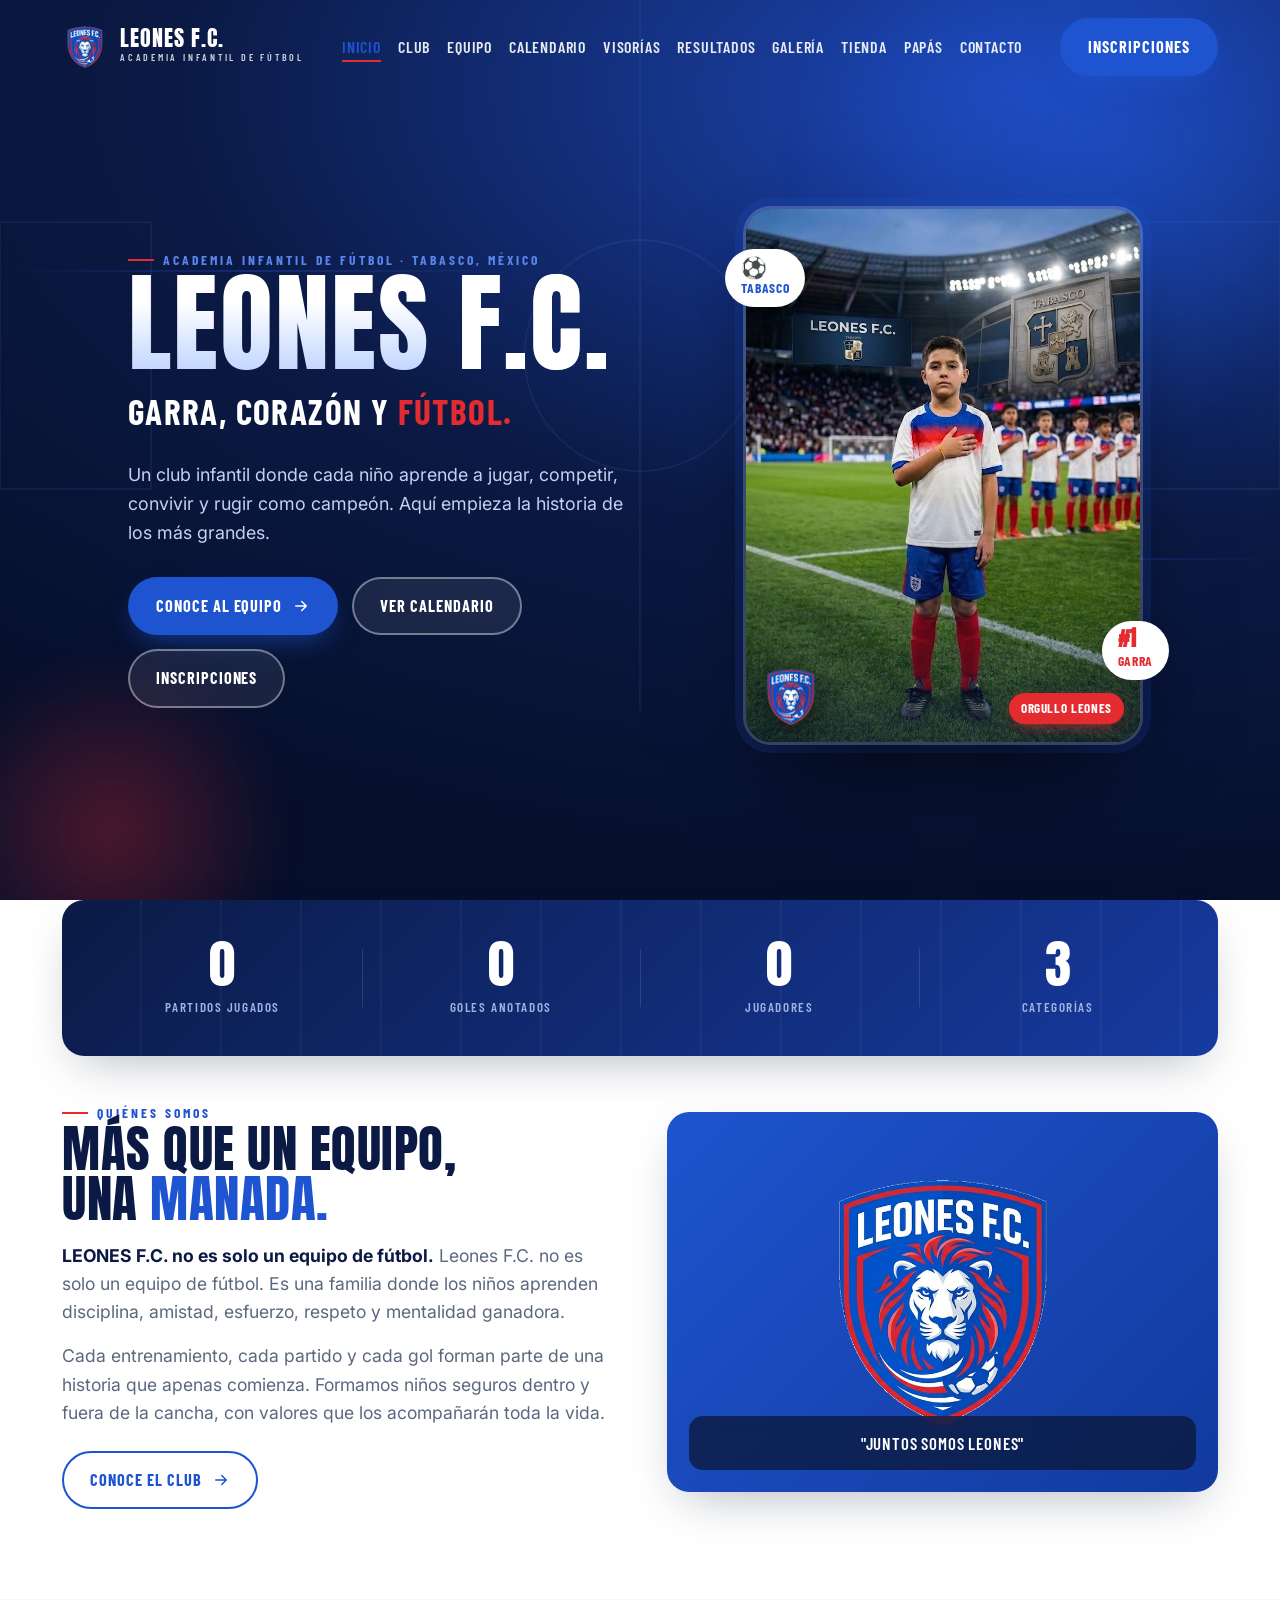
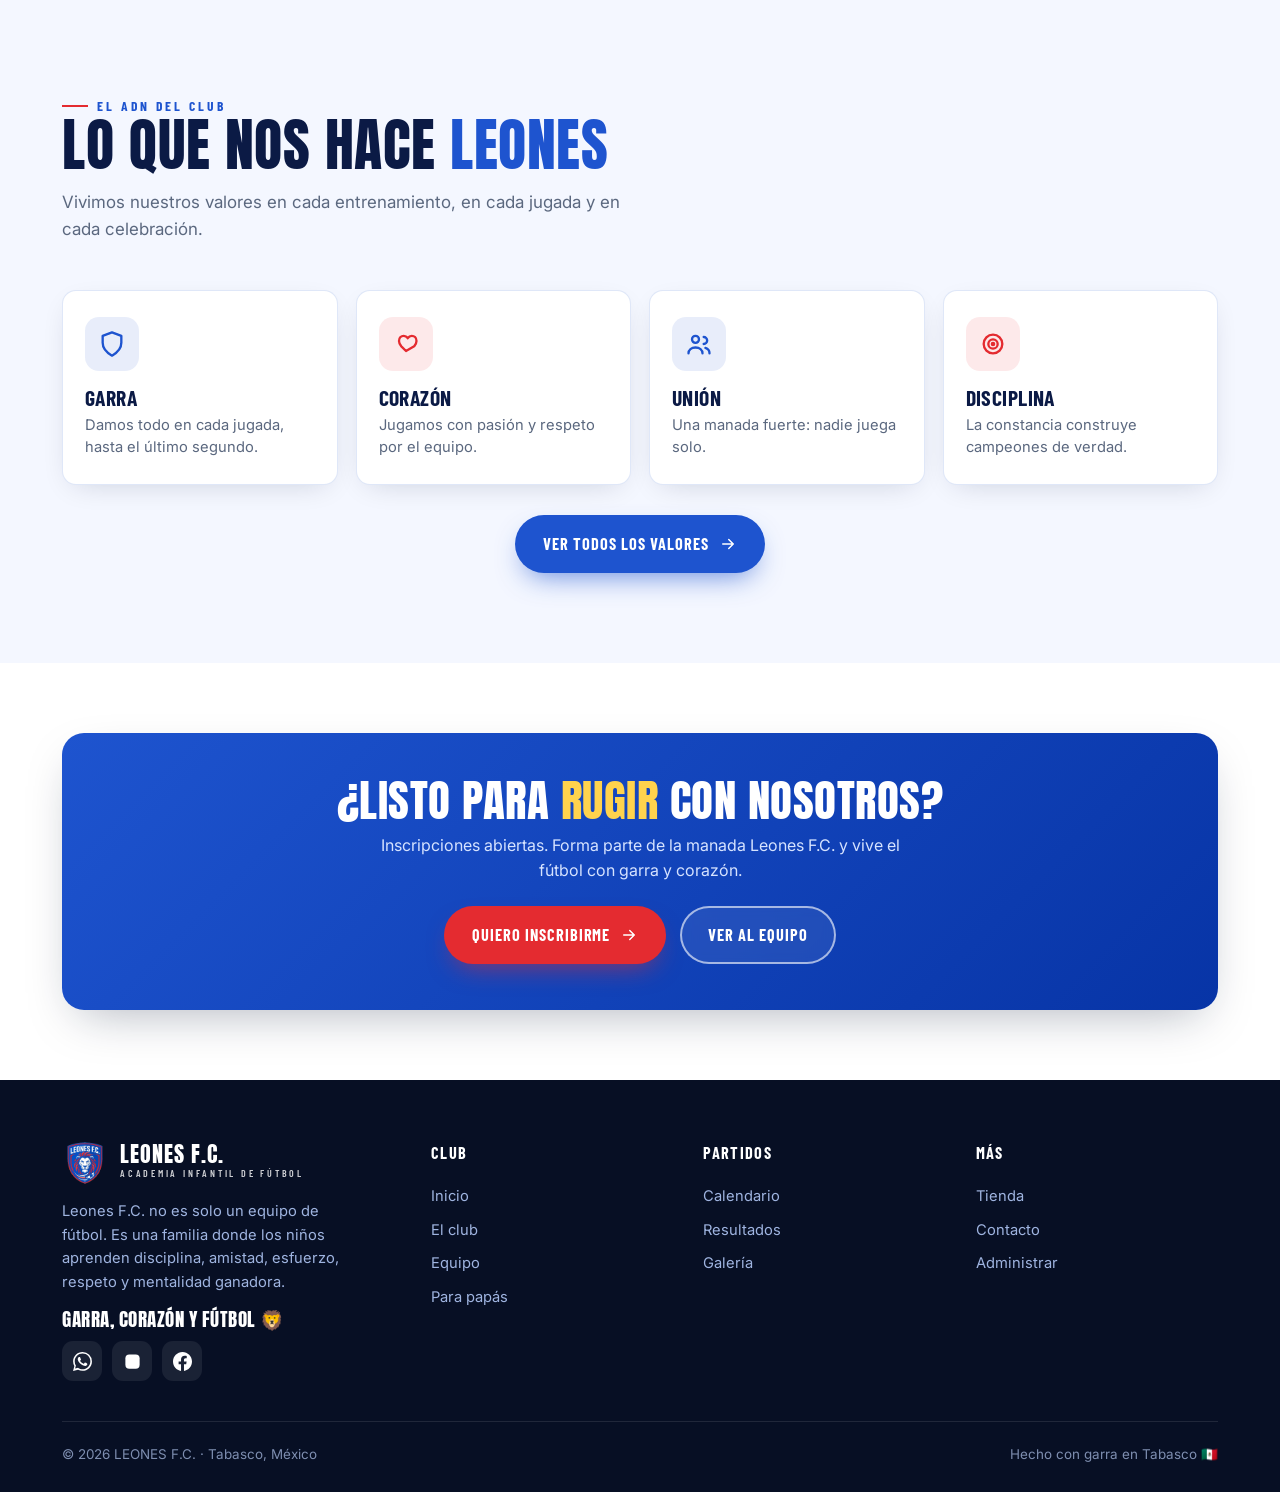
<file: index.html>
<!DOCTYPE html>
<html lang="es">
<head>
<meta charset="UTF-8">
<meta name="viewport" content="width=device-width, initial-scale=1.0">
<title>LEONES F.C. | Academia Infantil de Futbol — Garra, corazon y futbol</title>
<meta name="description" content="Academia infantil de futbol Leones F.C. en Tabasco, Mexico. Cada nino aprende a jugar, competir y rugir como campeon. Inscripciones abiertas.">
<link rel="canonical" href="https://leonesfc.org/">
<meta name="theme-color" content="#0b1a45">
<meta name="author" content="LEONES F.C.">
<meta property="og:type" content="website">
<meta property="og:site_name" content="LEONES F.C.">
<meta property="og:title" content="LEONES F.C. | Academia Infantil de Futbol — Garra, corazon y futbol">
<meta property="og:description" content="Academia infantil de futbol Leones F.C. en Tabasco, Mexico. Cada nino aprende a jugar, competir y rugir como campeon. Inscripciones abiertas.">
<meta property="og:url" content="https://leonesfc.org/">
<meta property="og:image" content="https://leonesfc.org/assets/og.jpg">
<meta property="og:image:width" content="1200">
<meta property="og:image:height" content="630">
<meta property="og:locale" content="es_MX">
<meta name="twitter:card" content="summary_large_image">
<meta name="twitter:title" content="LEONES F.C. | Academia Infantil de Futbol — Garra, corazon y futbol">
<meta name="twitter:description" content="Academia infantil de futbol Leones F.C. en Tabasco, Mexico. Cada nino aprende a jugar, competir y rugir como campeon. Inscripciones abiertas.">
<meta name="twitter:image" content="https://leonesfc.org/assets/og.jpg">
<link rel="icon" type="image/png" sizes="32x32" href="assets/favicon-32.png">
<link rel="apple-touch-icon" href="assets/apple-touch-icon.png">
<link rel="preconnect" href="https://fonts.googleapis.com">
<link rel="preconnect" href="https://fonts.gstatic.com" crossorigin>
<link href="https://fonts.googleapis.com/css2?family=Anton&family=Barlow+Condensed:wght@500;600;700&family=Inter:wght@400;500;600;700;800&display=swap" rel="stylesheet">
<link rel="stylesheet" href="assets/styles.css?v=3">
<script type="application/ld+json">{"@context":"https://schema.org","@type":"SportsOrganization","name":"LEONES F.C.","sport":"Soccer","description":"Academia infantil de futbol en Tabasco, Mexico. Garra, corazon y futbol.","url":"https://leonesfc.org","logo":"https://leonesfc.org/assets/logo.png","image":"https://leonesfc.org/assets/og.jpg","address":{"@type":"PostalAddress","addressRegion":"Tabasco","addressCountry":"MX"},"areaServed":"Tabasco, Mexico"}</script>
</head>
<body data-page="inicio">
<header id="site-header"></header>
<main id="app"></main>
<footer id="site-footer"></footer>
<noscript><div style="padding:140px 20px;text-align:center;font-family:system-ui,sans-serif;color:#0b1a45"><h1>LEONES F.C.</h1><p>Activa JavaScript para ver el sitio, o escríbenos por WhatsApp. 🦁</p></div></noscript>
<script src="assets/app.js?v=3" defer></script>
</body>
</html>
</file>
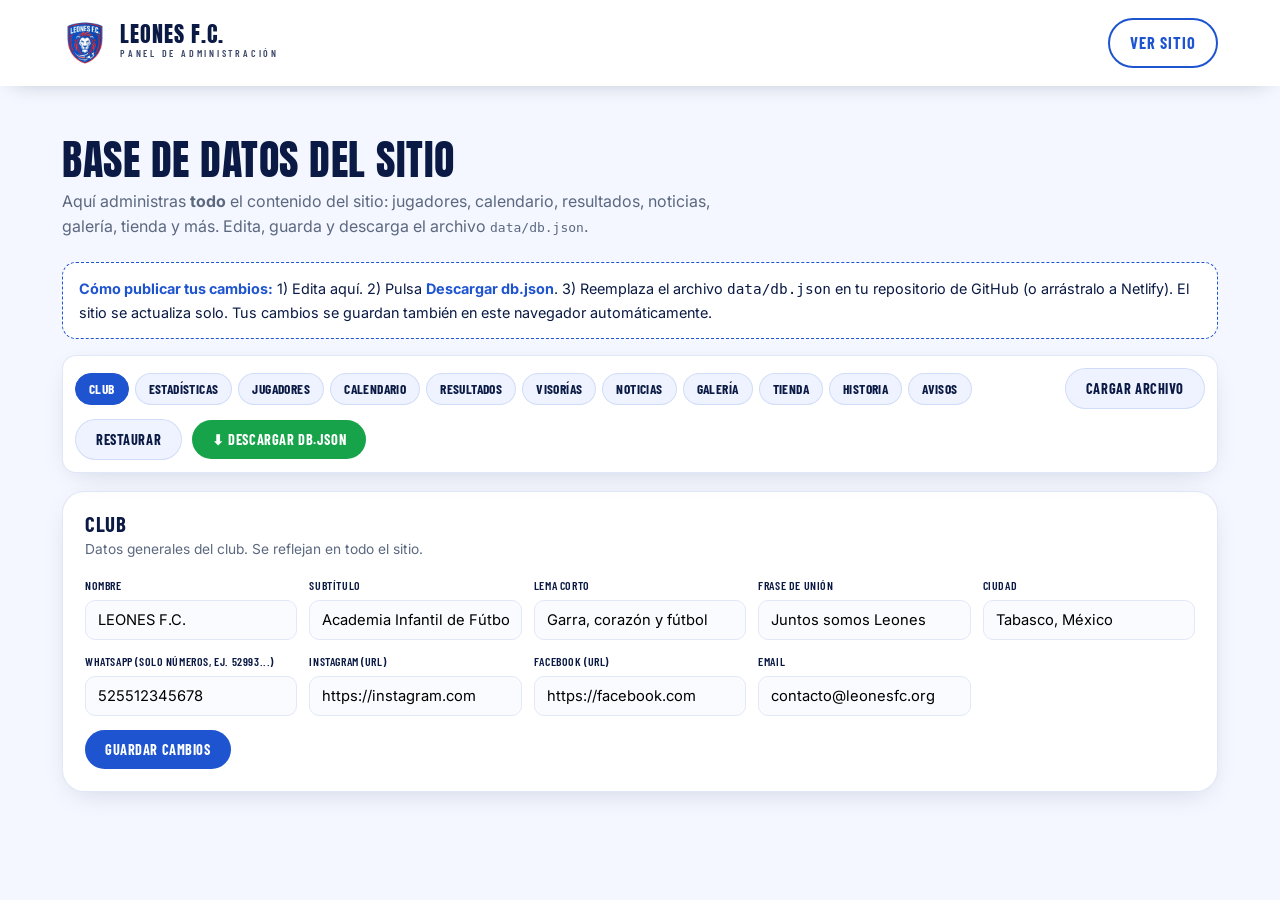
<file: admin.html>
<!DOCTYPE html>
<html lang="es">
<head>
<meta charset="UTF-8">
<meta name="viewport" content="width=device-width, initial-scale=1.0">
<title>Administrar base de datos | LEONES F.C.</title>
<meta name="robots" content="noindex,nofollow">
<meta name="theme-color" content="#0b1a45">
<link rel="icon" type="image/png" sizes="32x32" href="assets/favicon-32.png">
<link rel="preconnect" href="https://fonts.googleapis.com">
<link rel="preconnect" href="https://fonts.gstatic.com" crossorigin>
<link href="https://fonts.googleapis.com/css2?family=Anton&family=Barlow+Condensed:wght@500;600;700&family=Inter:wght@400;500;600;700;800&display=swap" rel="stylesheet">
<link rel="stylesheet" href="assets/styles.css?v=3">
</head>
<body data-page="admin">
<header id="site-header" class="solid">
  <nav class="nav">
    <a href="index.html" class="brand"><img class="crest" src="assets/logo.png" alt="Escudo" width="46" height="46"><div><div class="bname">LEONES F.C.</div><div class="btag">Panel de administración</div></div></a>
    <a href="index.html" class="btn btn-outline" style="padding:10px 20px">Ver sitio</a>
  </nav>
</header>

<main class="admin">
  <div class="wrap">
    <h1>Base de datos del sitio</h1>
    <p class="lead">Aquí administras <b>todo</b> el contenido del sitio: jugadores, calendario, resultados, noticias, galería, tienda y más. Edita, guarda y descarga el archivo <code>data/db.json</code>.</p>

    <div class="abanner">
      <b>Cómo publicar tus cambios:</b> 1) Edita aquí. 2) Pulsa <b>Descargar db.json</b>. 3) Reemplaza el archivo <code>data/db.json</code> en tu repositorio de GitHub (o arrástralo a Netlify). El sitio se actualiza solo. Tus cambios se guardan también en este navegador automáticamente.
    </div>

    <div class="admin-bar">
      <div class="atabs" id="atabs"></div>
      <span style="flex:1"></span>
      <input type="file" id="importFile" accept="application/json" style="display:none">
      <button class="abtn ghost" id="btnImport">Cargar archivo</button>
      <button class="abtn ghost" id="btnReset">Restaurar</button>
      <button class="abtn green" id="btnDownload">⬇ Descargar db.json</button>
    </div>

    <div id="panel"></div>
  </div>
</main>

<script>
(function(){
  "use strict";
  const LS='leones_db_admin';
  let state=null, active='club';

  /* ---- Esquemas de colecciones ---- */
  const CATS=[{v:1,t:'Categoría 1'},{v:2,t:'Categoría 2'},{v:3,t:'Categoría 3'}];
  const ICONOS=['jersey','hoodie','ball','cap','bottle','key'];
  const SCHEMAS={
    club:{label:'Club', kind:'object', path:'club', fields:[
      {k:'nombre',t:'Nombre'},{k:'subtitulo',t:'Subtítulo'},{k:'tagline',t:'Lema corto'},{k:'lema',t:'Frase de unión'},{k:'ciudad',t:'Ciudad'},
      {k:'redes.whatsapp',t:'WhatsApp (solo números, ej. 52993...)'},{k:'redes.instagram',t:'Instagram (URL)'},{k:'redes.facebook',t:'Facebook (URL)'},{k:'redes.email',t:'Email'}
    ]},
    stats:{label:'Estadísticas', kind:'list', path:'stats', title:i=>i.label, sub:i=>i.num, fields:[
      {k:'label',t:'Etiqueta'},{k:'num',t:'Número',type:'number'},{k:'sufijo',t:'Sufijo (+, etc.)'}
    ]},
    jugadores:{label:'Jugadores', kind:'list', path:'jugadores', title:i=>i.nm, sub:i=>'#'+(i.num||'')+' · '+(i.pos||'')+' · Cat. '+(i.cat||''), fields:[
      {k:'nm',t:'Nombre'},{k:'num',t:'Número',type:'number'},{k:'pos',t:'Posición'},{k:'edad',t:'Edad',type:'number'},
      {k:'cat',t:'Categoría',type:'select',opts:CATS},{k:'str',t:'Fortaleza'},{k:'q',t:'Frase'},{k:'foto',t:'Foto (assets/archivo.jpg)'}
    ]},
    partidos:{label:'Calendario', kind:'list', path:'partidos', title:i=>'vs '+(i.rival||'—'), sub:i=>(i.fecha||'')+' · '+(i.hora||'')+' · '+(i.lugar||''), fields:[
      {k:'fecha',t:'Fecha',type:'date'},{k:'rival',t:'Rival'},{k:'lugar',t:'Lugar'},{k:'hora',t:'Hora (ej. 10:00)'},
      {k:'cat',t:'Categoría',type:'select',opts:CATS},{k:'estado',t:'Estado',type:'select',opts:[{v:'proximo',t:'Próximo'},{v:'ganado',t:'Ganado'},{v:'empatado',t:'Empate'},{v:'perdido',t:'Perdido'}]}
    ]},
    resultados:{label:'Resultados', kind:'list', path:'resultados', title:i=>'vs '+(i.rival||'—')+'  '+(i.golesL)+'-'+(i.golesV), sub:i=>(i.fecha||'')+(i.mvp?' · MVP: '+i.mvp:''), fields:[
      {k:'fecha',t:'Fecha',type:'date'},{k:'rival',t:'Rival'},{k:'golesL',t:'Goles Leones',type:'number'},{k:'golesV',t:'Goles rival',type:'number'},
      {k:'cat',t:'Categoría',type:'select',opts:CATS},{k:'mvp',t:'Jugador del partido'}
    ]},
    visorias:{label:'Visorías', kind:'list', path:'visorias', title:i=>'Visoría con '+(i.equipo||'—'), sub:i=>(i.fecha||'')+' · '+(i.hora||'')+' · '+(i.lugar||''), fields:[
      {k:'fecha',t:'Fecha',type:'date'},{k:'equipo',t:'Equipo (con quién)'},{k:'lugar',t:'Lugar'},{k:'hora',t:'Hora'},
      {k:'cat',t:'Categoría',type:'select',opts:CATS},{k:'estado',t:'Estado',type:'select',opts:[{v:'proximo',t:'Próxima'},{v:'realizada',t:'Realizada'},{v:'cancelada',t:'Cancelada'}]}
    ]},
    noticias:{label:'Noticias', kind:'list', path:'noticias', title:i=>i.t, sub:i=>(i.date||'')+' · '+(i.tag||''), fields:[
      {k:'t',t:'Título'},{k:'date',t:'Fecha (texto)'},{k:'tag',t:'Etiqueta'},{k:'x',t:'Texto',type:'area'},{k:'img',t:'Imagen (assets/archivo.jpg)'}
    ]},
    galeria:{label:'Galería', kind:'list', path:'galeria', title:i=>i.c?i.c.replace(/<[^>]+>/g,''):'(foto)', sub:i=>i.img, fields:[
      {k:'img',t:'Imagen (assets/archivo.jpg)'},{k:'c',t:'Texto / pie de foto'}
    ]},
    tienda:{label:'Tienda', kind:'list', path:'tienda.productos', title:i=>i.n, sub:i=>i.precio+' · '+i.cat, fields:[
      {k:'n',t:'Producto'},{k:'cat',t:'Categoría (Uniformes/Souvenirs)'},{k:'precio',t:'Precio (ej. $650)'},{k:'d',t:'Descripción'},
      {k:'ic',t:'Ícono',type:'select',opts:ICONOS.map(x=>({v:x,t:x}))},{k:'link',t:'Enlace de pago (Stripe)'}
    ]},
    historia:{label:'Historia', kind:'list', path:'historia', title:i=>i.t, sub:i=>i.yr, fields:[
      {k:'yr',t:'Año / etiqueta'},{k:'t',t:'Título'},{k:'d',t:'Descripción',type:'area'}
    ]},
    avisos:{label:'Avisos', kind:'list', path:'avisos', title:i=>(i.texto||'').replace(/<[^>]+>/g,'').slice(0,50), sub:i=>i.badge, fields:[
      {k:'badge',t:'Tipo',type:'select',opts:[{v:'info',t:'info'},{v:'aviso',t:'aviso'},{v:'urgente',t:'urgente'}]},{k:'texto',t:'Texto'}
    ]}
  };

  /* ---- utilidades de ruta ---- */
  function getPath(obj,path){return path.split('.').reduce((o,k)=>o&&o[k],obj);}
  function setField(obj,path,val){const ks=path.split('.');let o=obj;for(let i=0;i<ks.length-1;i++){if(o[ks[i]]==null)o[ks[i]]={};o=o[ks[i]];}o[ks[ks.length-1]]=val;}

  /* ---- carga ---- */
  async function init(){
    const saved=localStorage.getItem(LS);
    if(saved){try{state=JSON.parse(saved);}catch(e){}}
    if(!state){
      try{const r=await fetch('data/db.json',{cache:'no-cache'});state=await r.json();}
      catch(e){alert('No se pudo cargar data/db.json. Carga el archivo manualmente con "Cargar archivo".');state={club:{redes:{}}};}
    }
    buildTabs();render();
  }
  function persist(){localStorage.setItem(LS,JSON.stringify(state));}

  function buildTabs(){
    const tabs=document.getElementById('atabs');
    tabs.innerHTML=Object.keys(SCHEMAS).map(k=>`<button class="atab${k===active?' active':''}" data-k="${k}">${SCHEMAS[k].label}</button>`).join('');
    tabs.onclick=e=>{const b=e.target.closest('.atab');if(!b)return;active=b.dataset.k;buildTabs();render();};
  }

  function fieldInput(f,val){
    const v=val==null?'':String(val).replace(/"/g,'&quot;');
    if(f.type==='select'){return `<select data-k="${f.k}">${f.opts.map(o=>`<option value="${o.v}" ${String(val)===String(o.v)?'selected':''}>${o.t}</option>`).join('')}</select>`;}
    if(f.type==='area'){return `<textarea data-k="${f.k}" rows="2">${val==null?'':String(val)}</textarea>`;}
    const t=f.type==='number'?'number':(f.type==='date'?'date':'text');
    return `<input data-k="${f.k}" type="${t}" value="${v}">`;
  }

  function render(){
    const s=SCHEMAS[active], panel=document.getElementById('panel');
    if(s.kind==='object'){
      const obj=getPath(state,s.path)||{};
      panel.innerHTML=`<div class="acard"><h3>${s.label}</h3><p class="hint">Datos generales del club. Se reflejan en todo el sitio.</p>
        <div class="arow">${s.fields.map(f=>`<div class="afield" style="grid-column:span 1"><label>${f.t}</label>${fieldInput(f,getPath(obj,f.k))}</div>`).join('')}</div>
        <div class="abtns"><button class="abtn primary" id="saveObj">Guardar cambios</button></div></div>`;
      document.getElementById('saveObj').onclick=()=>{
        const o=getPath(state,s.path)||{};
        panel.querySelectorAll('[data-k]').forEach(el=>setField(o,el.dataset.k,el.value));
        setPath(state,s.path,o);persist();toast('Guardado ✔');
      };
      return;
    }
    // list
    const arr=getPath(state,s.path)||[];
    panel.innerHTML=`
      <div class="acard"><h3>Agregar a ${s.label}</h3><p class="hint">Llena los campos y pulsa “Agregar”.</p>
        <div class="arow" id="addRow">${s.fields.map(f=>`<div class="afield"><label>${f.t}</label>${fieldInput(f,f.type==='select'?(f.opts[0].v):'')}</div>`).join('')}</div>
        <div class="abtns"><button class="abtn primary" id="addBtn">+ Agregar</button></div>
      </div>
      <div class="acard"><h3>${s.label} <span style="color:var(--gris);font-size:.9rem">(${arr.length})</span></h3>
        <div class="alist" id="list">${arr.length?arr.map((it,idx)=>`<div class="aitem"><div class="meta"><b>${escapeHtml(s.title(it))}</b><small>${escapeHtml(s.sub(it)||'')}</small></div><button class="del" data-i="${idx}">Eliminar</button></div>`).join(''):'<p class="hint">Aún no hay elementos. Agrega el primero arriba.</p>'}</div>
      </div>`;
    document.getElementById('addBtn').onclick=()=>{
      const obj={};document.querySelectorAll('#addRow [data-k]').forEach(el=>{let v=el.value;if(el.type==='number'&&v!=='')v=Number(v);obj[el.dataset.k]=v;});
      const a=getPath(state,s.path)||[];a.push(obj);setPath(state,s.path,a);persist();render();toast('Agregado ✔');
    };
    document.getElementById('list').onclick=e=>{const b=e.target.closest('.del');if(!b)return;const a=getPath(state,s.path);a.splice(+b.dataset.i,1);persist();render();toast('Eliminado');};
  }

  function setPath(obj,path,val){const ks=path.split('.');let o=obj;for(let i=0;i<ks.length-1;i++){if(o[ks[i]]==null)o[ks[i]]={};o=o[ks[i]];}o[ks[ks.length-1]]=val;}
  function escapeHtml(s){return (s==null?'':String(s)).replace(/[&<>]/g,c=>({'&':'&amp;','<':'&lt;','>':'&gt;'}[c]));}

  function toast(msg){let t=document.getElementById('toast');if(!t){t=document.createElement('div');t.id='toast';t.style.cssText='position:fixed;bottom:24px;left:50%;transform:translateX(-50%);background:#0b1a45;color:#fff;padding:12px 22px;border-radius:50px;font-family:var(--cond);font-weight:700;text-transform:uppercase;letter-spacing:.05em;z-index:999;box-shadow:0 14px 30px -12px rgba(0,0,0,.5)';document.body.appendChild(t);}t.textContent=msg;t.style.opacity='1';clearTimeout(t._h);t._h=setTimeout(()=>t.style.opacity='0',1600);}

  /* ---- botones globales ---- */
  document.getElementById('btnDownload').onclick=()=>{
    const blob=new Blob([JSON.stringify(state,null,2)],{type:'application/json'});
    const a=document.createElement('a');a.href=URL.createObjectURL(blob);a.download='db.json';a.click();URL.revokeObjectURL(a.href);toast('Descargado ✔');
  };
  document.getElementById('btnImport').onclick=()=>document.getElementById('importFile').click();
  document.getElementById('importFile').onchange=e=>{const f=e.target.files[0];if(!f)return;const rd=new FileReader();rd.onload=()=>{try{state=JSON.parse(rd.result);persist();buildTabs();render();toast('Archivo cargado ✔');}catch(err){alert('Archivo no válido');}};rd.readAsText(f);};
  document.getElementById('btnReset').onclick=async()=>{if(!confirm('Esto descarta tus cambios locales y recarga el db.json publicado. ¿Continuar?'))return;localStorage.removeItem(LS);state=null;await init();toast('Restaurado');};

  init();
})();
</script>
</body>
</html>
</file>
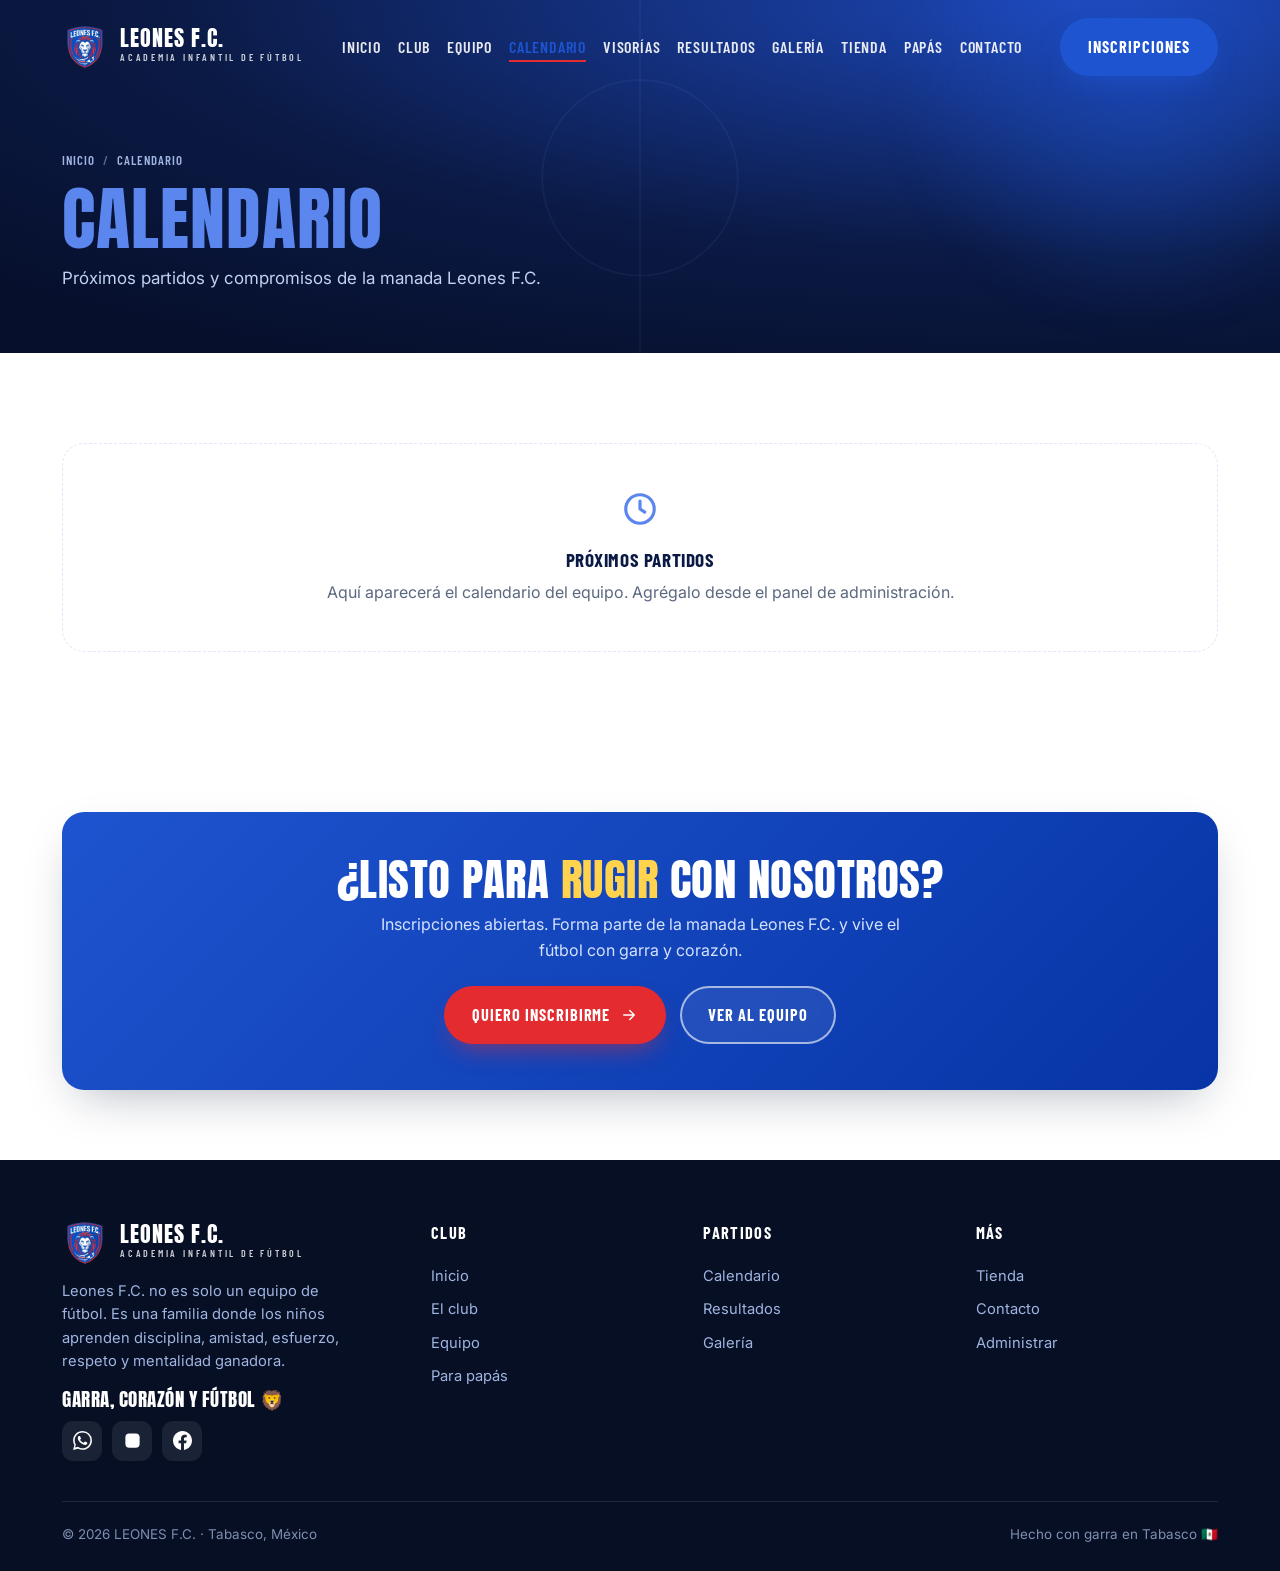
<file: calendario.html>
<!DOCTYPE html>
<html lang="es">
<head>
<meta charset="UTF-8">
<meta name="viewport" content="width=device-width, initial-scale=1.0">
<title>Calendario de Partidos | LEONES F.C.</title>
<meta name="description" content="Proximos partidos y compromisos de Leones F.C. Consulta fechas, horarios y rivales.">
<link rel="canonical" href="https://leonesfc.org/calendario.html">
<meta name="theme-color" content="#0b1a45">
<meta name="author" content="LEONES F.C.">
<meta property="og:type" content="website">
<meta property="og:site_name" content="LEONES F.C.">
<meta property="og:title" content="Calendario de Partidos | LEONES F.C.">
<meta property="og:description" content="Proximos partidos y compromisos de Leones F.C. Consulta fechas, horarios y rivales.">
<meta property="og:url" content="https://leonesfc.org/calendario.html">
<meta property="og:image" content="https://leonesfc.org/assets/og.jpg">
<meta property="og:image:width" content="1200">
<meta property="og:image:height" content="630">
<meta property="og:locale" content="es_MX">
<meta name="twitter:card" content="summary_large_image">
<meta name="twitter:title" content="Calendario de Partidos | LEONES F.C.">
<meta name="twitter:description" content="Proximos partidos y compromisos de Leones F.C. Consulta fechas, horarios y rivales.">
<meta name="twitter:image" content="https://leonesfc.org/assets/og.jpg">
<link rel="icon" type="image/png" sizes="32x32" href="assets/favicon-32.png">
<link rel="apple-touch-icon" href="assets/apple-touch-icon.png">
<link rel="preconnect" href="https://fonts.googleapis.com">
<link rel="preconnect" href="https://fonts.gstatic.com" crossorigin>
<link href="https://fonts.googleapis.com/css2?family=Anton&family=Barlow+Condensed:wght@500;600;700&family=Inter:wght@400;500;600;700;800&display=swap" rel="stylesheet">
<link rel="stylesheet" href="assets/styles.css?v=3">

</head>
<body data-page="calendario">
<header id="site-header"></header>
<main id="app"></main>
<footer id="site-footer"></footer>
<noscript><div style="padding:140px 20px;text-align:center;font-family:system-ui,sans-serif;color:#0b1a45"><h1>LEONES F.C.</h1><p>Activa JavaScript para ver el sitio, o escríbenos por WhatsApp. 🦁</p></div></noscript>
<script src="assets/app.js?v=3" defer></script>
</body>
</html>
</file>
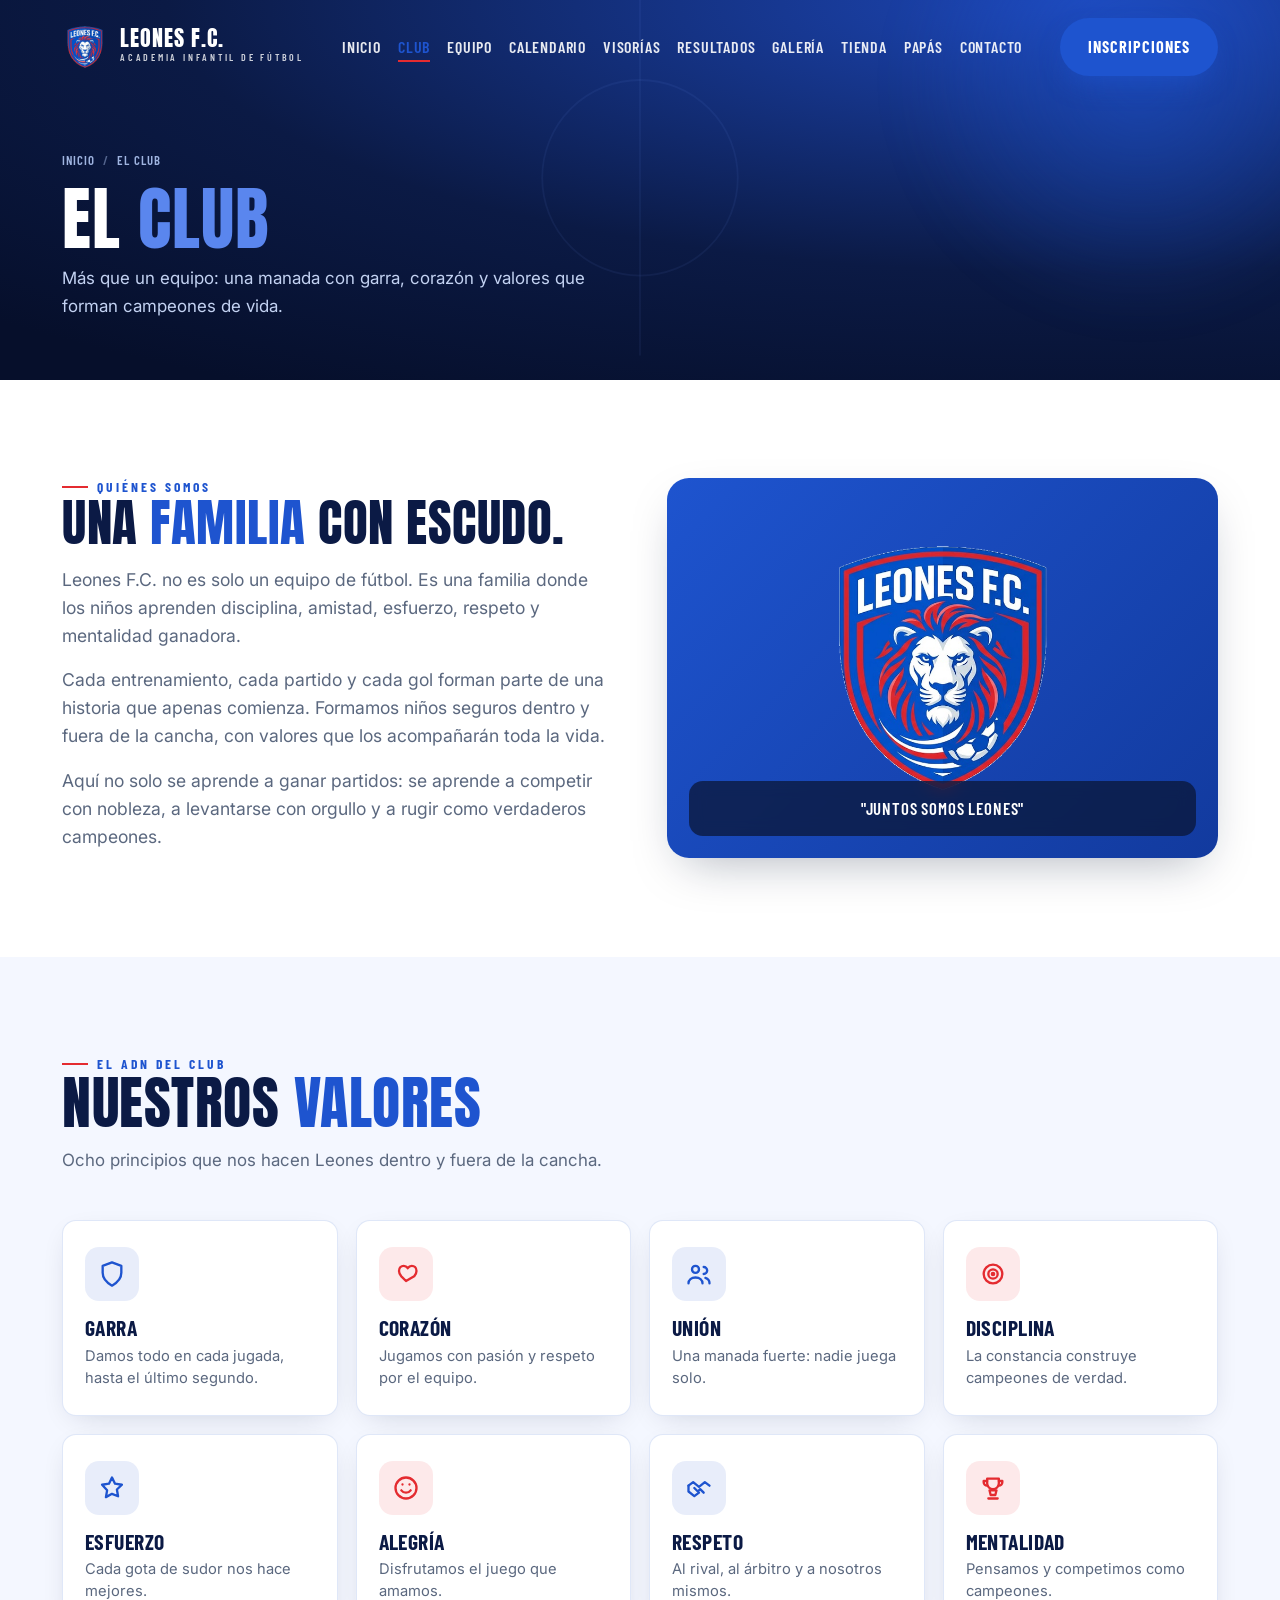
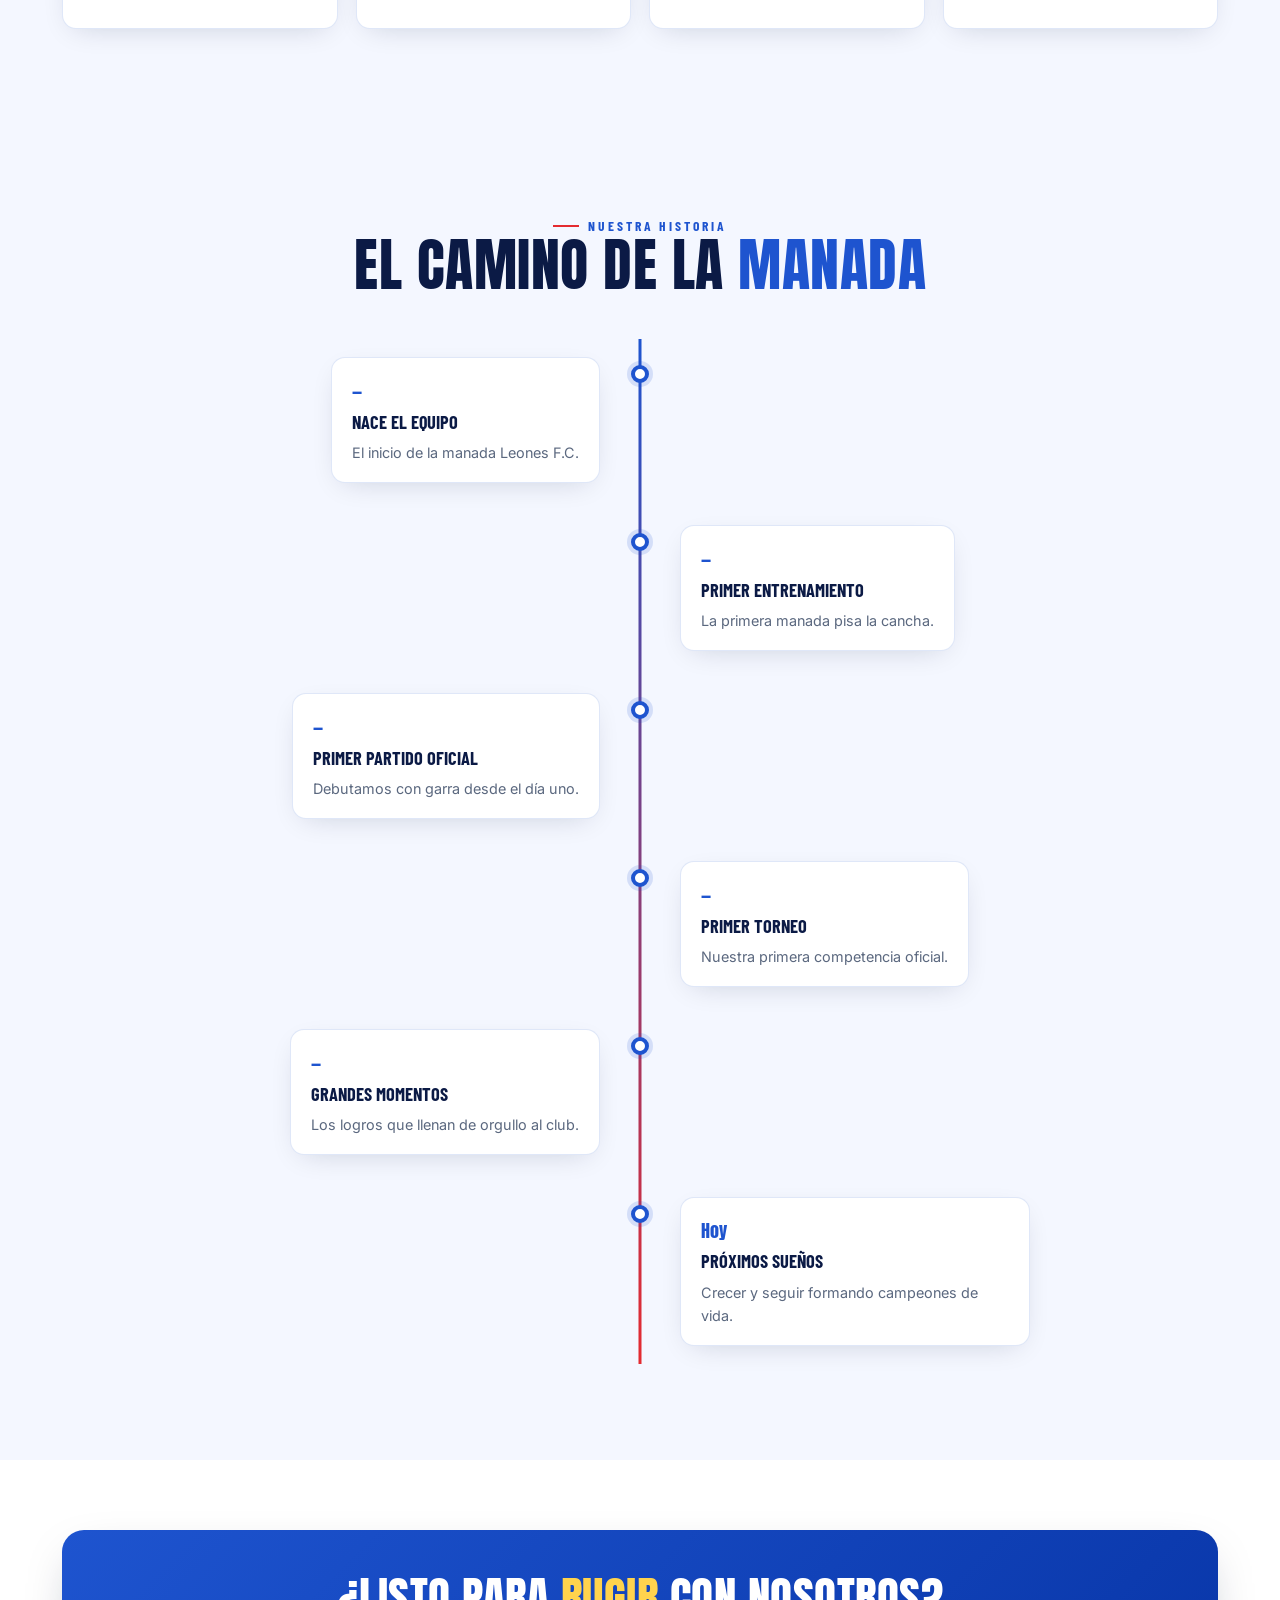
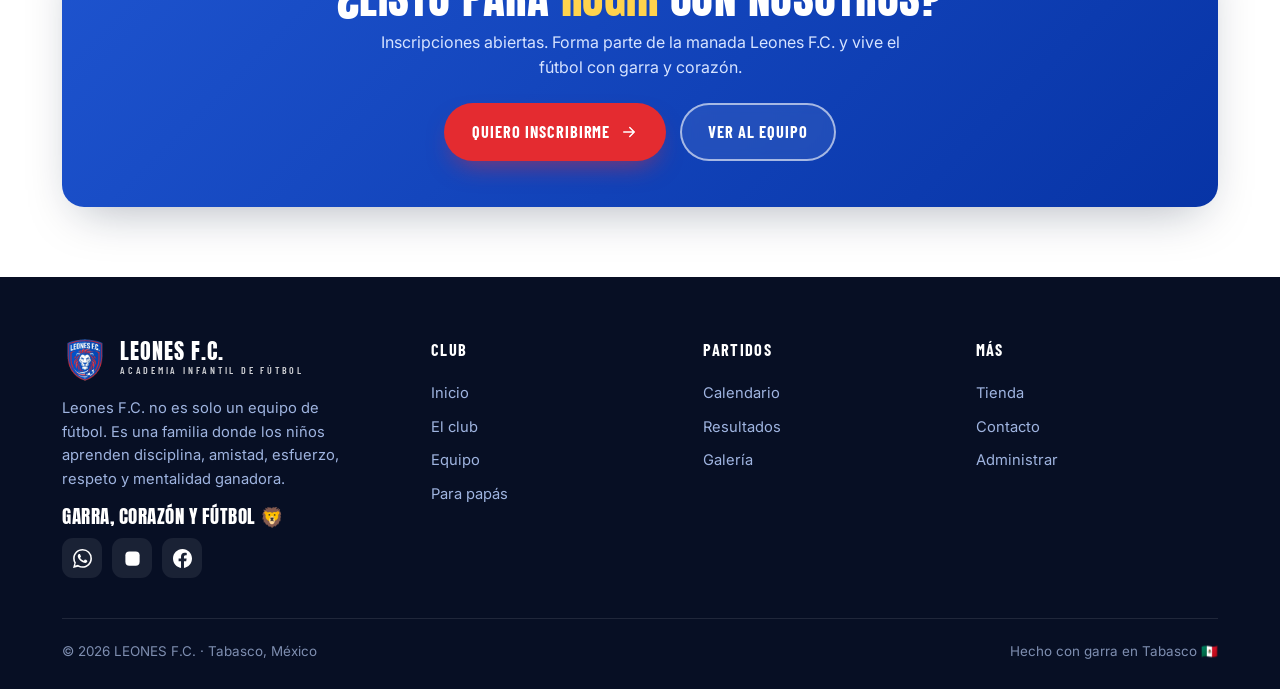
<file: club.html>
<!DOCTYPE html>
<html lang="es">
<head>
<meta charset="UTF-8">
<meta name="viewport" content="width=device-width, initial-scale=1.0">
<title>El Club | LEONES F.C.</title>
<meta name="description" content="Conoce a Leones F.C.: una manada con garra, corazon, valores e historia. Academia infantil de futbol en Tabasco.">
<link rel="canonical" href="https://leonesfc.org/club.html">
<meta name="theme-color" content="#0b1a45">
<meta name="author" content="LEONES F.C.">
<meta property="og:type" content="website">
<meta property="og:site_name" content="LEONES F.C.">
<meta property="og:title" content="El Club | LEONES F.C.">
<meta property="og:description" content="Conoce a Leones F.C.: una manada con garra, corazon, valores e historia. Academia infantil de futbol en Tabasco.">
<meta property="og:url" content="https://leonesfc.org/club.html">
<meta property="og:image" content="https://leonesfc.org/assets/og.jpg">
<meta property="og:image:width" content="1200">
<meta property="og:image:height" content="630">
<meta property="og:locale" content="es_MX">
<meta name="twitter:card" content="summary_large_image">
<meta name="twitter:title" content="El Club | LEONES F.C.">
<meta name="twitter:description" content="Conoce a Leones F.C.: una manada con garra, corazon, valores e historia. Academia infantil de futbol en Tabasco.">
<meta name="twitter:image" content="https://leonesfc.org/assets/og.jpg">
<link rel="icon" type="image/png" sizes="32x32" href="assets/favicon-32.png">
<link rel="apple-touch-icon" href="assets/apple-touch-icon.png">
<link rel="preconnect" href="https://fonts.googleapis.com">
<link rel="preconnect" href="https://fonts.gstatic.com" crossorigin>
<link href="https://fonts.googleapis.com/css2?family=Anton&family=Barlow+Condensed:wght@500;600;700&family=Inter:wght@400;500;600;700;800&display=swap" rel="stylesheet">
<link rel="stylesheet" href="assets/styles.css?v=3">

</head>
<body data-page="club">
<header id="site-header"></header>
<main id="app"></main>
<footer id="site-footer"></footer>
<noscript><div style="padding:140px 20px;text-align:center;font-family:system-ui,sans-serif;color:#0b1a45"><h1>LEONES F.C.</h1><p>Activa JavaScript para ver el sitio, o escríbenos por WhatsApp. 🦁</p></div></noscript>
<script src="assets/app.js?v=3" defer></script>
</body>
</html>
</file>
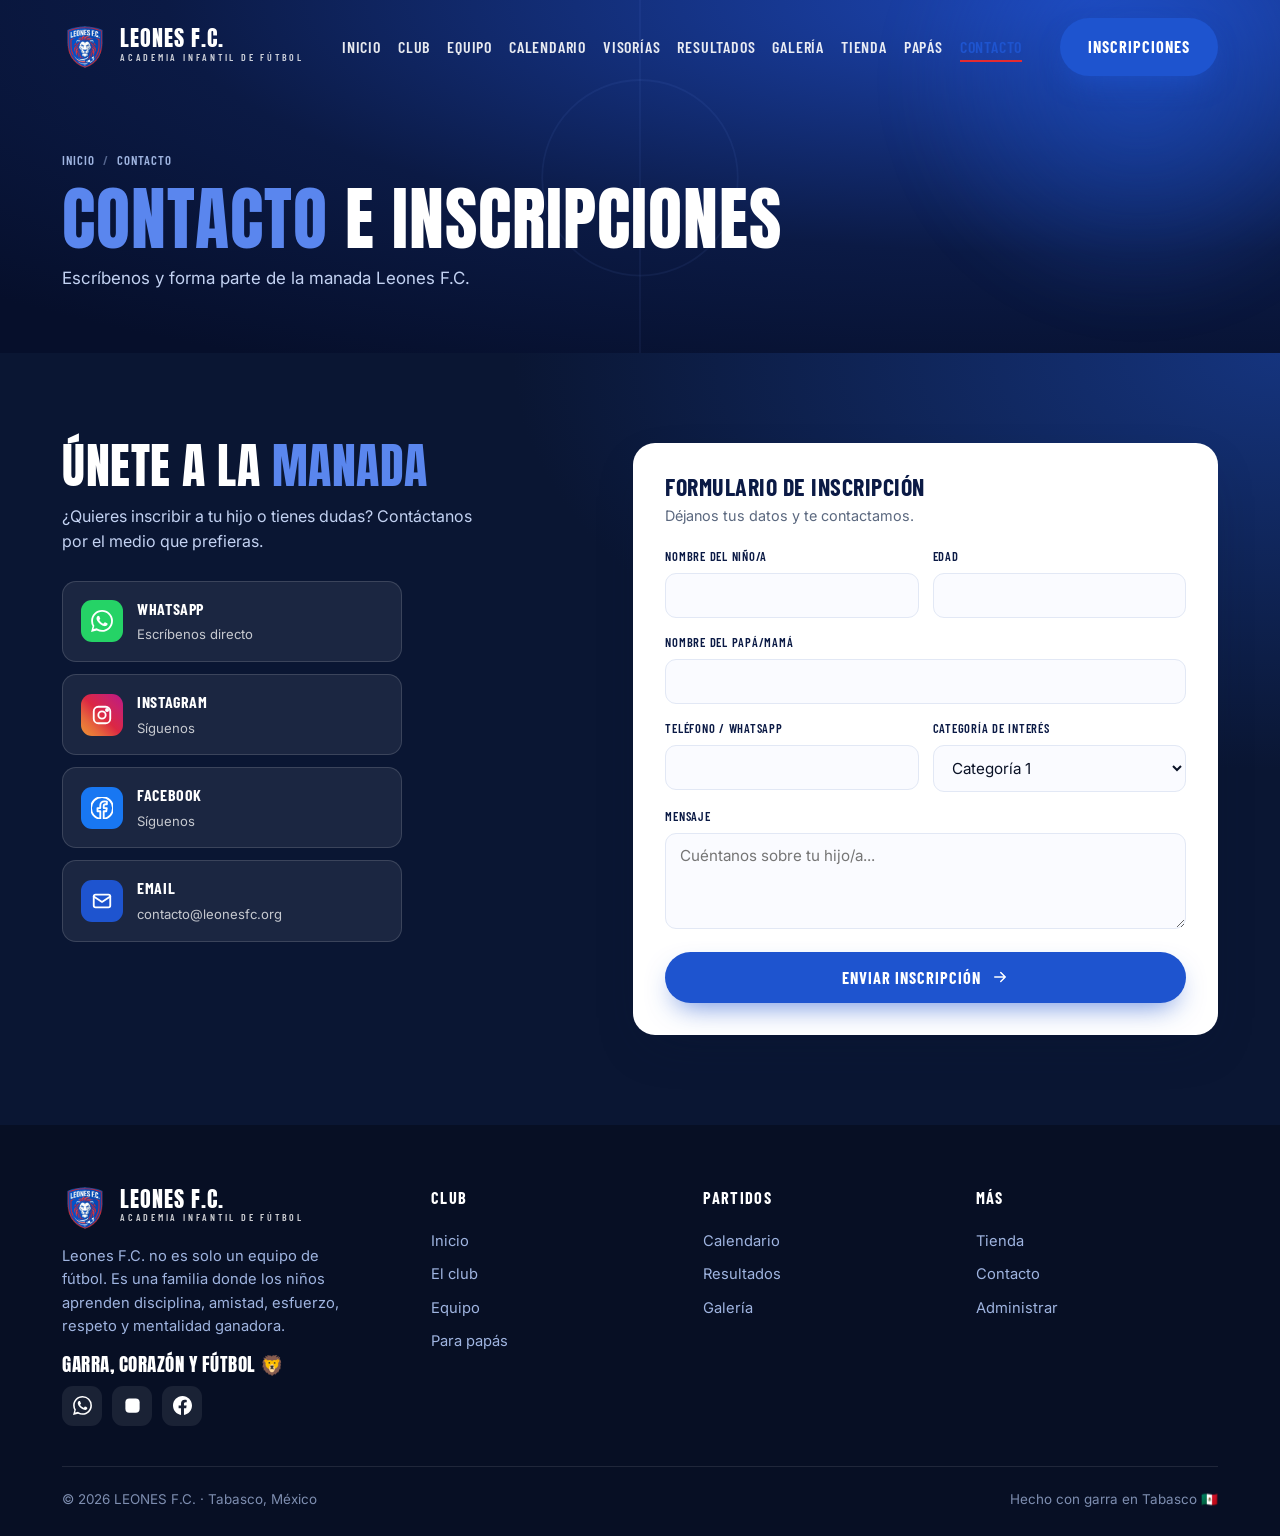
<file: contacto.html>
<!DOCTYPE html>
<html lang="es">
<head>
<meta charset="UTF-8">
<meta name="viewport" content="width=device-width, initial-scale=1.0">
<title>Contacto e Inscripciones | LEONES F.C.</title>
<meta name="description" content="Inscribe a tu hijo en Leones F.C. Contactanos por WhatsApp, redes sociales o el formulario de inscripcion.">
<link rel="canonical" href="https://leonesfc.org/contacto.html">
<meta name="theme-color" content="#0b1a45">
<meta name="author" content="LEONES F.C.">
<meta property="og:type" content="website">
<meta property="og:site_name" content="LEONES F.C.">
<meta property="og:title" content="Contacto e Inscripciones | LEONES F.C.">
<meta property="og:description" content="Inscribe a tu hijo en Leones F.C. Contactanos por WhatsApp, redes sociales o el formulario de inscripcion.">
<meta property="og:url" content="https://leonesfc.org/contacto.html">
<meta property="og:image" content="https://leonesfc.org/assets/og.jpg">
<meta property="og:image:width" content="1200">
<meta property="og:image:height" content="630">
<meta property="og:locale" content="es_MX">
<meta name="twitter:card" content="summary_large_image">
<meta name="twitter:title" content="Contacto e Inscripciones | LEONES F.C.">
<meta name="twitter:description" content="Inscribe a tu hijo en Leones F.C. Contactanos por WhatsApp, redes sociales o el formulario de inscripcion.">
<meta name="twitter:image" content="https://leonesfc.org/assets/og.jpg">
<link rel="icon" type="image/png" sizes="32x32" href="assets/favicon-32.png">
<link rel="apple-touch-icon" href="assets/apple-touch-icon.png">
<link rel="preconnect" href="https://fonts.googleapis.com">
<link rel="preconnect" href="https://fonts.gstatic.com" crossorigin>
<link href="https://fonts.googleapis.com/css2?family=Anton&family=Barlow+Condensed:wght@500;600;700&family=Inter:wght@400;500;600;700;800&display=swap" rel="stylesheet">
<link rel="stylesheet" href="assets/styles.css?v=3">

</head>
<body data-page="contacto">
<header id="site-header"></header>
<main id="app"></main>
<footer id="site-footer"></footer>
<noscript><div style="padding:140px 20px;text-align:center;font-family:system-ui,sans-serif;color:#0b1a45"><h1>LEONES F.C.</h1><p>Activa JavaScript para ver el sitio, o escríbenos por WhatsApp. 🦁</p></div></noscript>
<script src="assets/app.js?v=3" defer></script>
</body>
</html>
</file>
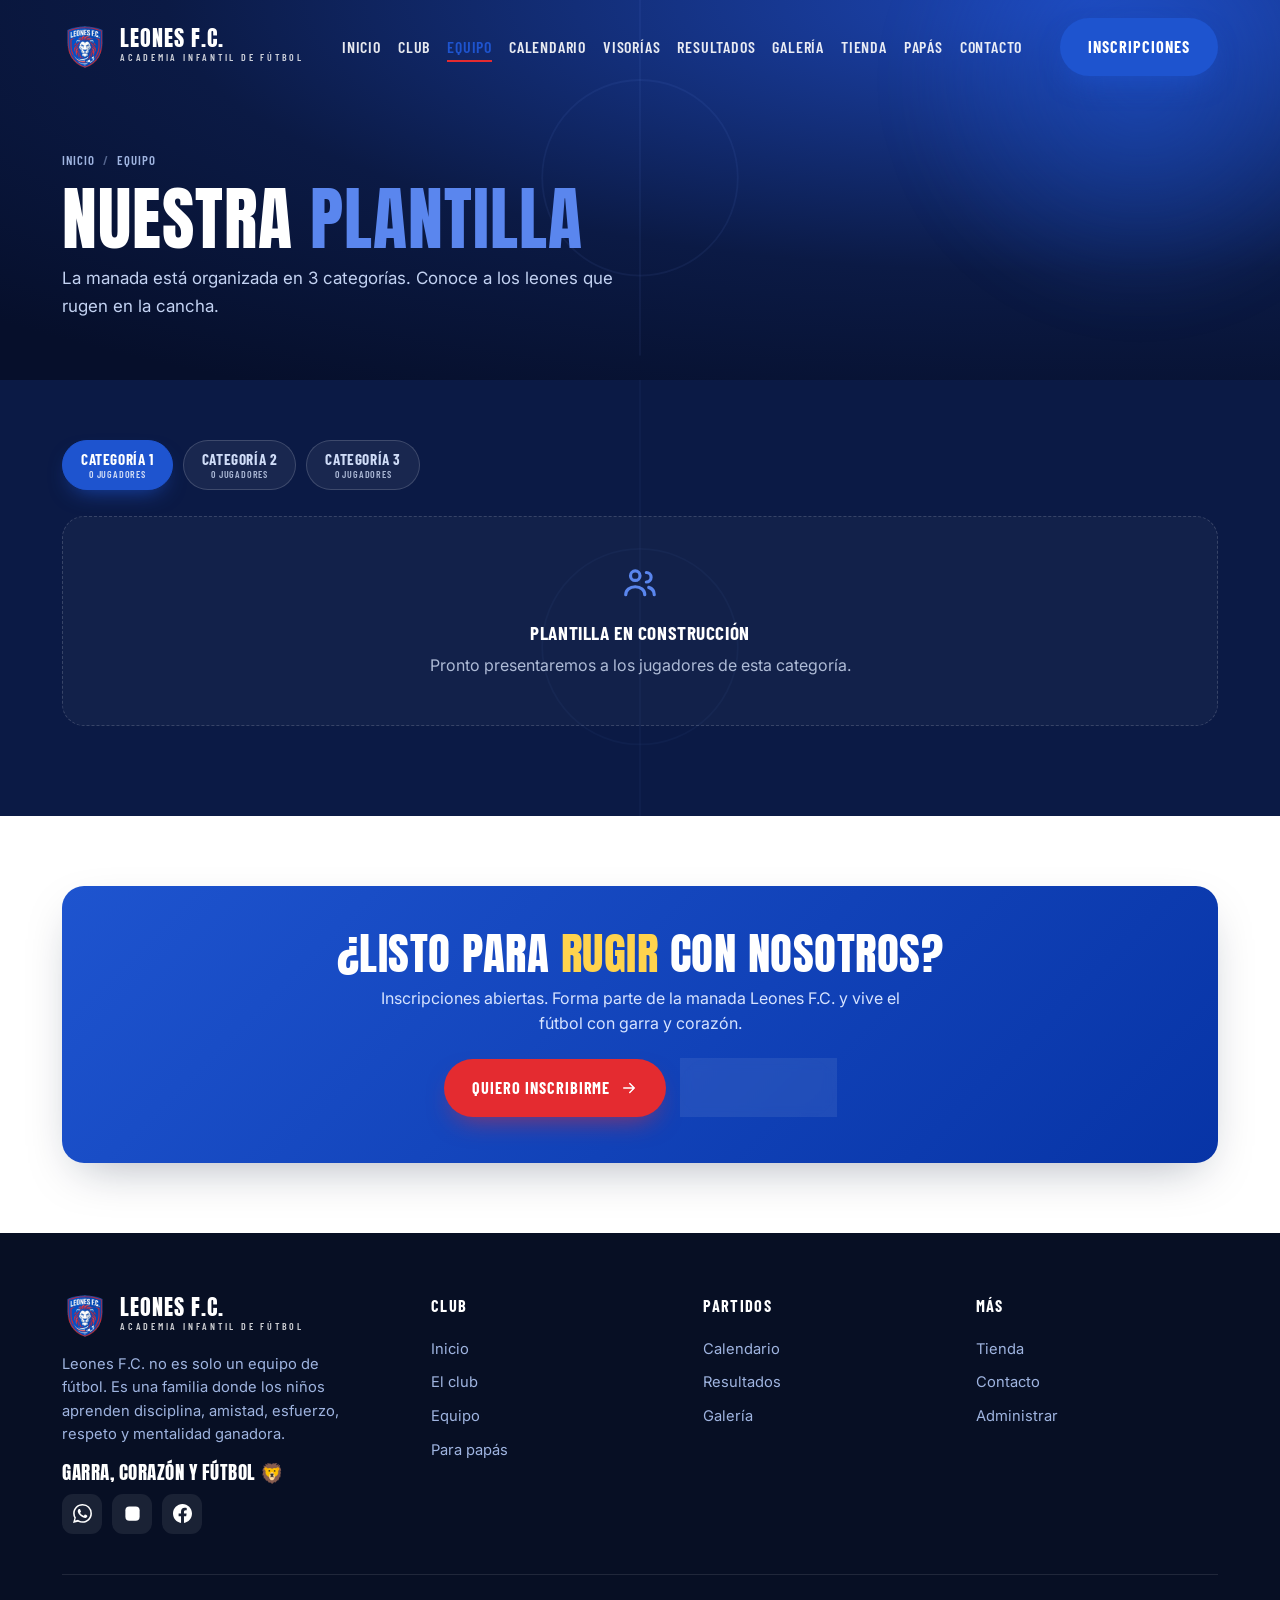
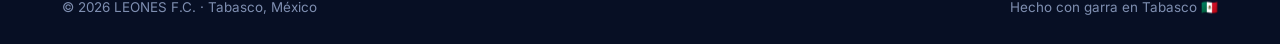
<file: equipo.html>
<!DOCTYPE html>
<html lang="es">
<head>
<meta charset="UTF-8">
<meta name="viewport" content="width=device-width, initial-scale=1.0">
<title>Equipo y Plantilla | LEONES F.C.</title>
<meta name="description" content="La plantilla de Leones F.C. organizada en 3 categorias. Conoce a los jugadores de la manada.">
<link rel="canonical" href="https://leonesfc.org/equipo.html">
<meta name="theme-color" content="#0b1a45">
<meta name="author" content="LEONES F.C.">
<meta property="og:type" content="website">
<meta property="og:site_name" content="LEONES F.C.">
<meta property="og:title" content="Equipo y Plantilla | LEONES F.C.">
<meta property="og:description" content="La plantilla de Leones F.C. organizada en 3 categorias. Conoce a los jugadores de la manada.">
<meta property="og:url" content="https://leonesfc.org/equipo.html">
<meta property="og:image" content="https://leonesfc.org/assets/og.jpg">
<meta property="og:image:width" content="1200">
<meta property="og:image:height" content="630">
<meta property="og:locale" content="es_MX">
<meta name="twitter:card" content="summary_large_image">
<meta name="twitter:title" content="Equipo y Plantilla | LEONES F.C.">
<meta name="twitter:description" content="La plantilla de Leones F.C. organizada en 3 categorias. Conoce a los jugadores de la manada.">
<meta name="twitter:image" content="https://leonesfc.org/assets/og.jpg">
<link rel="icon" type="image/png" sizes="32x32" href="assets/favicon-32.png">
<link rel="apple-touch-icon" href="assets/apple-touch-icon.png">
<link rel="preconnect" href="https://fonts.googleapis.com">
<link rel="preconnect" href="https://fonts.gstatic.com" crossorigin>
<link href="https://fonts.googleapis.com/css2?family=Anton&family=Barlow+Condensed:wght@500;600;700&family=Inter:wght@400;500;600;700;800&display=swap" rel="stylesheet">
<link rel="stylesheet" href="assets/styles.css?v=3">

</head>
<body data-page="equipo">
<header id="site-header"></header>
<main id="app"></main>
<footer id="site-footer"></footer>
<noscript><div style="padding:140px 20px;text-align:center;font-family:system-ui,sans-serif;color:#0b1a45"><h1>LEONES F.C.</h1><p>Activa JavaScript para ver el sitio, o escríbenos por WhatsApp. 🦁</p></div></noscript>
<script src="assets/app.js?v=3" defer></script>
</body>
</html>
</file>
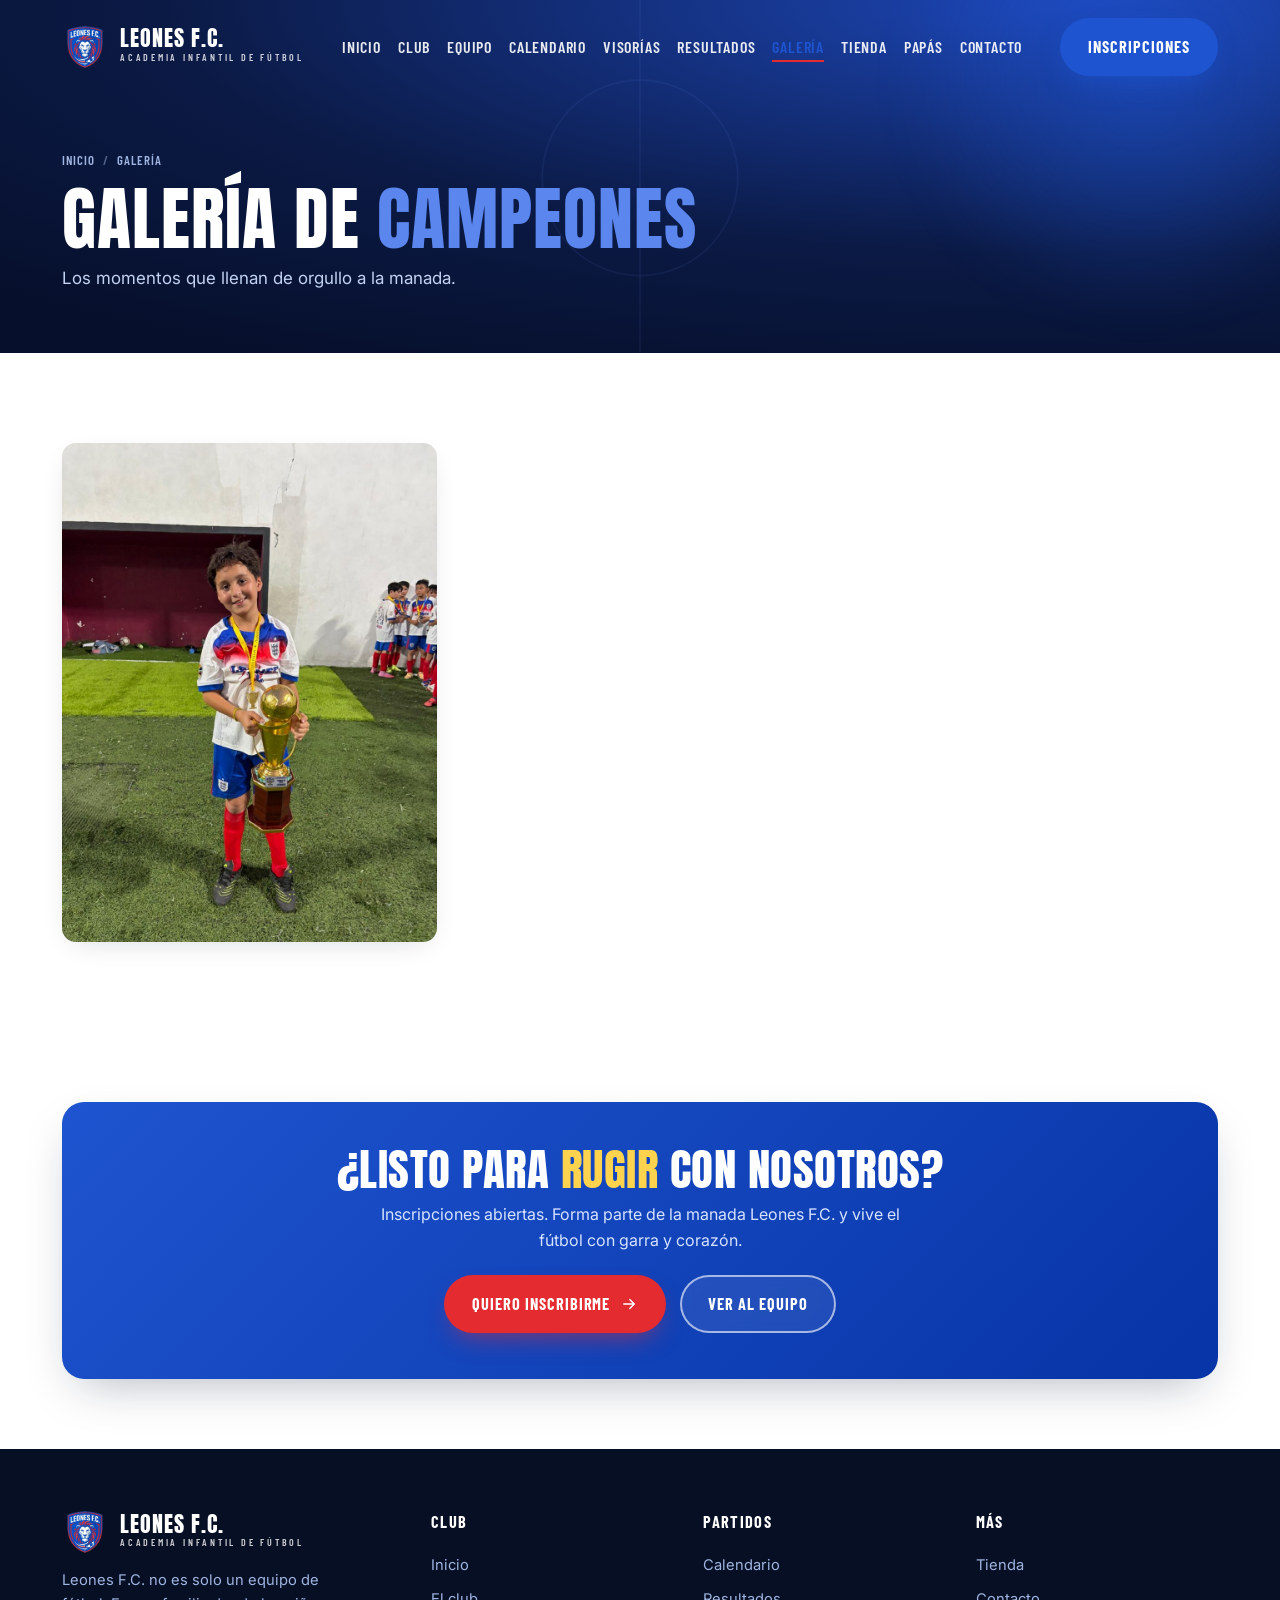
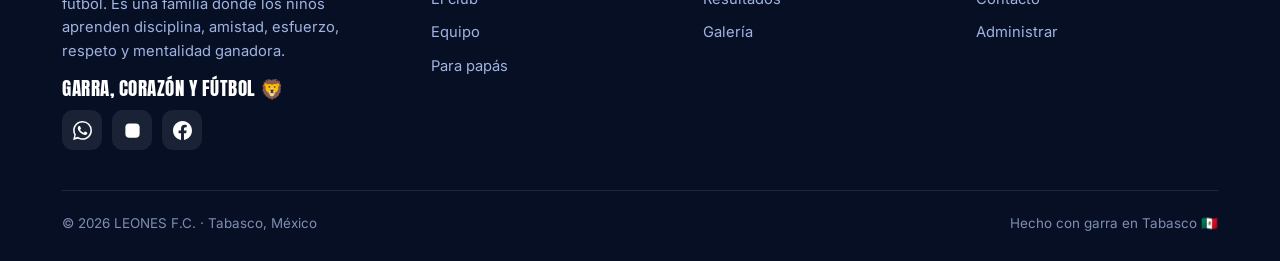
<file: galeria.html>
<!DOCTYPE html>
<html lang="es">
<head>
<meta charset="UTF-8">
<meta name="viewport" content="width=device-width, initial-scale=1.0">
<title>Galeria | LEONES F.C.</title>
<meta name="description" content="Las mejores fotos de Leones F.C.: momentos, partidos y campeones de la manada.">
<link rel="canonical" href="https://leonesfc.org/galeria.html">
<meta name="theme-color" content="#0b1a45">
<meta name="author" content="LEONES F.C.">
<meta property="og:type" content="website">
<meta property="og:site_name" content="LEONES F.C.">
<meta property="og:title" content="Galeria | LEONES F.C.">
<meta property="og:description" content="Las mejores fotos de Leones F.C.: momentos, partidos y campeones de la manada.">
<meta property="og:url" content="https://leonesfc.org/galeria.html">
<meta property="og:image" content="https://leonesfc.org/assets/og.jpg">
<meta property="og:image:width" content="1200">
<meta property="og:image:height" content="630">
<meta property="og:locale" content="es_MX">
<meta name="twitter:card" content="summary_large_image">
<meta name="twitter:title" content="Galeria | LEONES F.C.">
<meta name="twitter:description" content="Las mejores fotos de Leones F.C.: momentos, partidos y campeones de la manada.">
<meta name="twitter:image" content="https://leonesfc.org/assets/og.jpg">
<link rel="icon" type="image/png" sizes="32x32" href="assets/favicon-32.png">
<link rel="apple-touch-icon" href="assets/apple-touch-icon.png">
<link rel="preconnect" href="https://fonts.googleapis.com">
<link rel="preconnect" href="https://fonts.gstatic.com" crossorigin>
<link href="https://fonts.googleapis.com/css2?family=Anton&family=Barlow+Condensed:wght@500;600;700&family=Inter:wght@400;500;600;700;800&display=swap" rel="stylesheet">
<link rel="stylesheet" href="assets/styles.css?v=3">

</head>
<body data-page="galeria">
<header id="site-header"></header>
<main id="app"></main>
<footer id="site-footer"></footer>
<noscript><div style="padding:140px 20px;text-align:center;font-family:system-ui,sans-serif;color:#0b1a45"><h1>LEONES F.C.</h1><p>Activa JavaScript para ver el sitio, o escríbenos por WhatsApp. 🦁</p></div></noscript>
<script src="assets/app.js?v=3" defer></script>
</body>
</html>
</file>
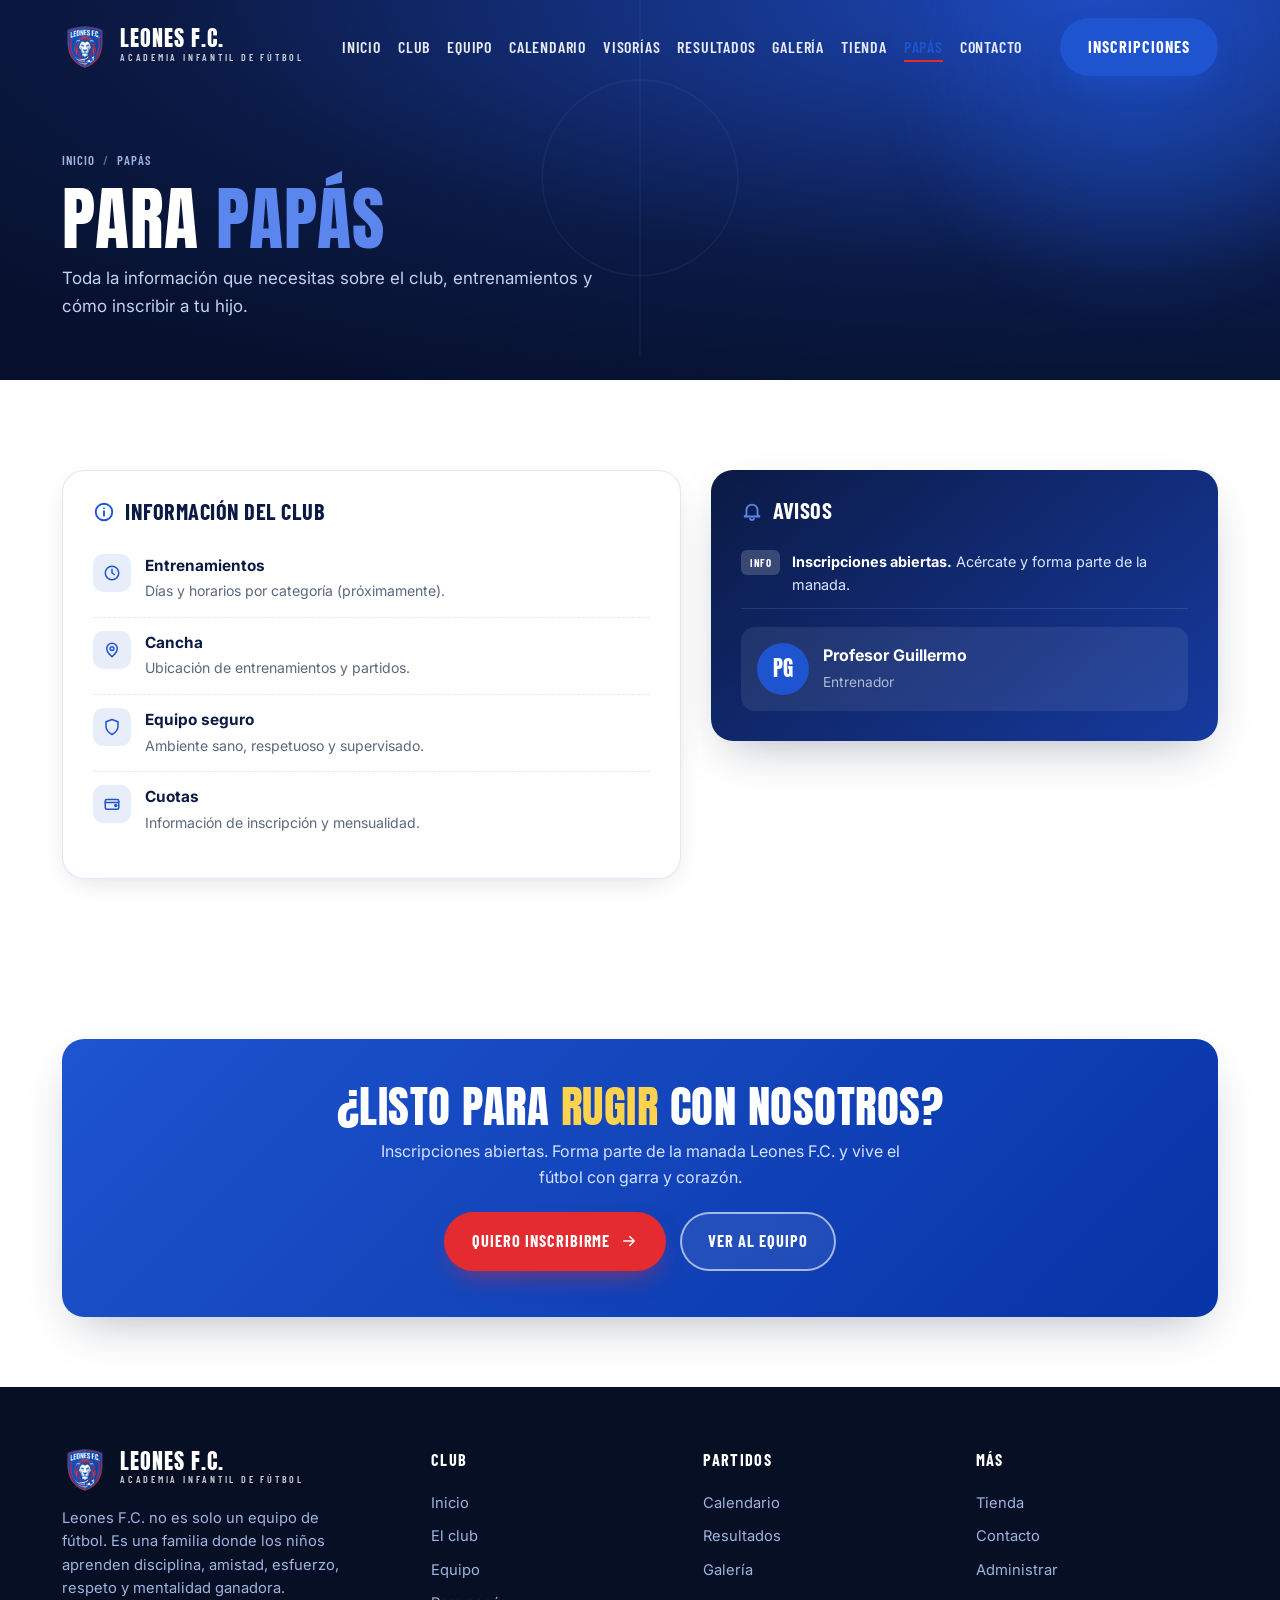
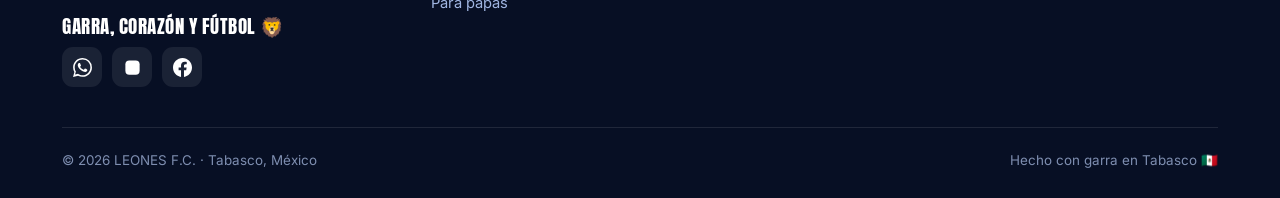
<file: papas.html>
<!DOCTYPE html>
<html lang="es">
<head>
<meta charset="UTF-8">
<meta name="viewport" content="width=device-width, initial-scale=1.0">
<title>Para Papas | LEONES F.C.</title>
<meta name="description" content="Informacion para papas de Leones F.C.: entrenamientos, cuotas, avisos e inscripciones.">
<link rel="canonical" href="https://leonesfc.org/papas.html">
<meta name="theme-color" content="#0b1a45">
<meta name="author" content="LEONES F.C.">
<meta property="og:type" content="website">
<meta property="og:site_name" content="LEONES F.C.">
<meta property="og:title" content="Para Papas | LEONES F.C.">
<meta property="og:description" content="Informacion para papas de Leones F.C.: entrenamientos, cuotas, avisos e inscripciones.">
<meta property="og:url" content="https://leonesfc.org/papas.html">
<meta property="og:image" content="https://leonesfc.org/assets/og.jpg">
<meta property="og:image:width" content="1200">
<meta property="og:image:height" content="630">
<meta property="og:locale" content="es_MX">
<meta name="twitter:card" content="summary_large_image">
<meta name="twitter:title" content="Para Papas | LEONES F.C.">
<meta name="twitter:description" content="Informacion para papas de Leones F.C.: entrenamientos, cuotas, avisos e inscripciones.">
<meta name="twitter:image" content="https://leonesfc.org/assets/og.jpg">
<link rel="icon" type="image/png" sizes="32x32" href="assets/favicon-32.png">
<link rel="apple-touch-icon" href="assets/apple-touch-icon.png">
<link rel="preconnect" href="https://fonts.googleapis.com">
<link rel="preconnect" href="https://fonts.gstatic.com" crossorigin>
<link href="https://fonts.googleapis.com/css2?family=Anton&family=Barlow+Condensed:wght@500;600;700&family=Inter:wght@400;500;600;700;800&display=swap" rel="stylesheet">
<link rel="stylesheet" href="assets/styles.css?v=3">

</head>
<body data-page="papas">
<header id="site-header"></header>
<main id="app"></main>
<footer id="site-footer"></footer>
<noscript><div style="padding:140px 20px;text-align:center;font-family:system-ui,sans-serif;color:#0b1a45"><h1>LEONES F.C.</h1><p>Activa JavaScript para ver el sitio, o escríbenos por WhatsApp. 🦁</p></div></noscript>
<script src="assets/app.js?v=3" defer></script>
</body>
</html>
</file>
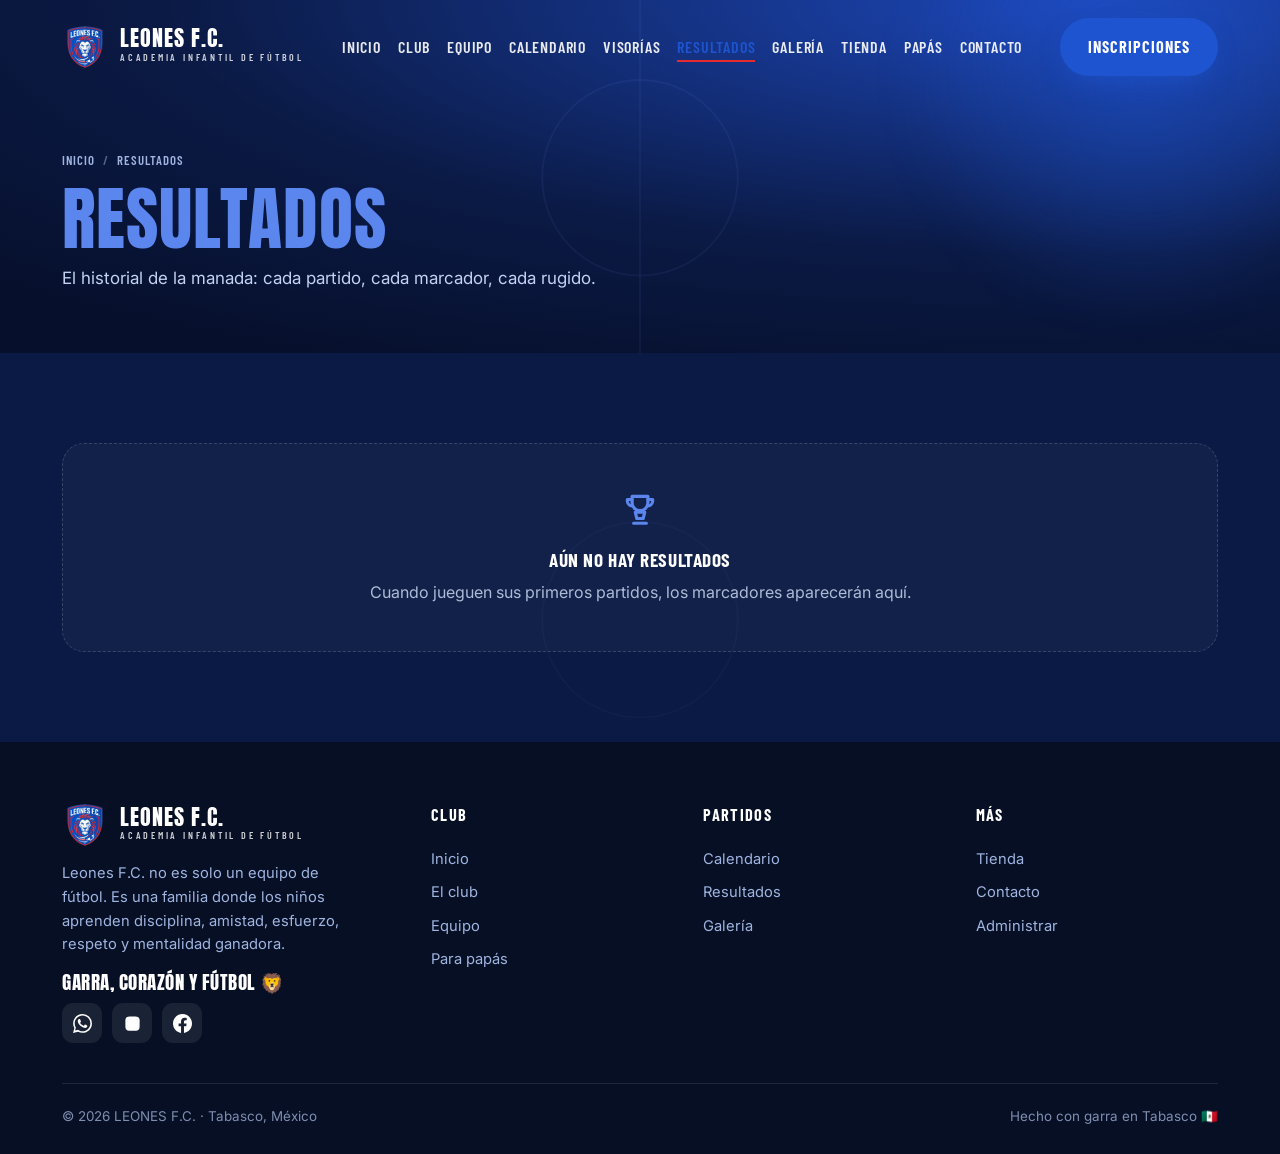
<file: resultados.html>
<!DOCTYPE html>
<html lang="es">
<head>
<meta charset="UTF-8">
<meta name="viewport" content="width=device-width, initial-scale=1.0">
<title>Resultados | LEONES F.C.</title>
<meta name="description" content="Historial de resultados de Leones F.C.: marcadores, categorias y jugador del partido.">
<link rel="canonical" href="https://leonesfc.org/resultados.html">
<meta name="theme-color" content="#0b1a45">
<meta name="author" content="LEONES F.C.">
<meta property="og:type" content="website">
<meta property="og:site_name" content="LEONES F.C.">
<meta property="og:title" content="Resultados | LEONES F.C.">
<meta property="og:description" content="Historial de resultados de Leones F.C.: marcadores, categorias y jugador del partido.">
<meta property="og:url" content="https://leonesfc.org/resultados.html">
<meta property="og:image" content="https://leonesfc.org/assets/og.jpg">
<meta property="og:image:width" content="1200">
<meta property="og:image:height" content="630">
<meta property="og:locale" content="es_MX">
<meta name="twitter:card" content="summary_large_image">
<meta name="twitter:title" content="Resultados | LEONES F.C.">
<meta name="twitter:description" content="Historial de resultados de Leones F.C.: marcadores, categorias y jugador del partido.">
<meta name="twitter:image" content="https://leonesfc.org/assets/og.jpg">
<link rel="icon" type="image/png" sizes="32x32" href="assets/favicon-32.png">
<link rel="apple-touch-icon" href="assets/apple-touch-icon.png">
<link rel="preconnect" href="https://fonts.googleapis.com">
<link rel="preconnect" href="https://fonts.gstatic.com" crossorigin>
<link href="https://fonts.googleapis.com/css2?family=Anton&family=Barlow+Condensed:wght@500;600;700&family=Inter:wght@400;500;600;700;800&display=swap" rel="stylesheet">
<link rel="stylesheet" href="assets/styles.css?v=3">

</head>
<body data-page="resultados">
<header id="site-header"></header>
<main id="app"></main>
<footer id="site-footer"></footer>
<noscript><div style="padding:140px 20px;text-align:center;font-family:system-ui,sans-serif;color:#0b1a45"><h1>LEONES F.C.</h1><p>Activa JavaScript para ver el sitio, o escríbenos por WhatsApp. 🦁</p></div></noscript>
<script src="assets/app.js?v=3" defer></script>
</body>
</html>
</file>
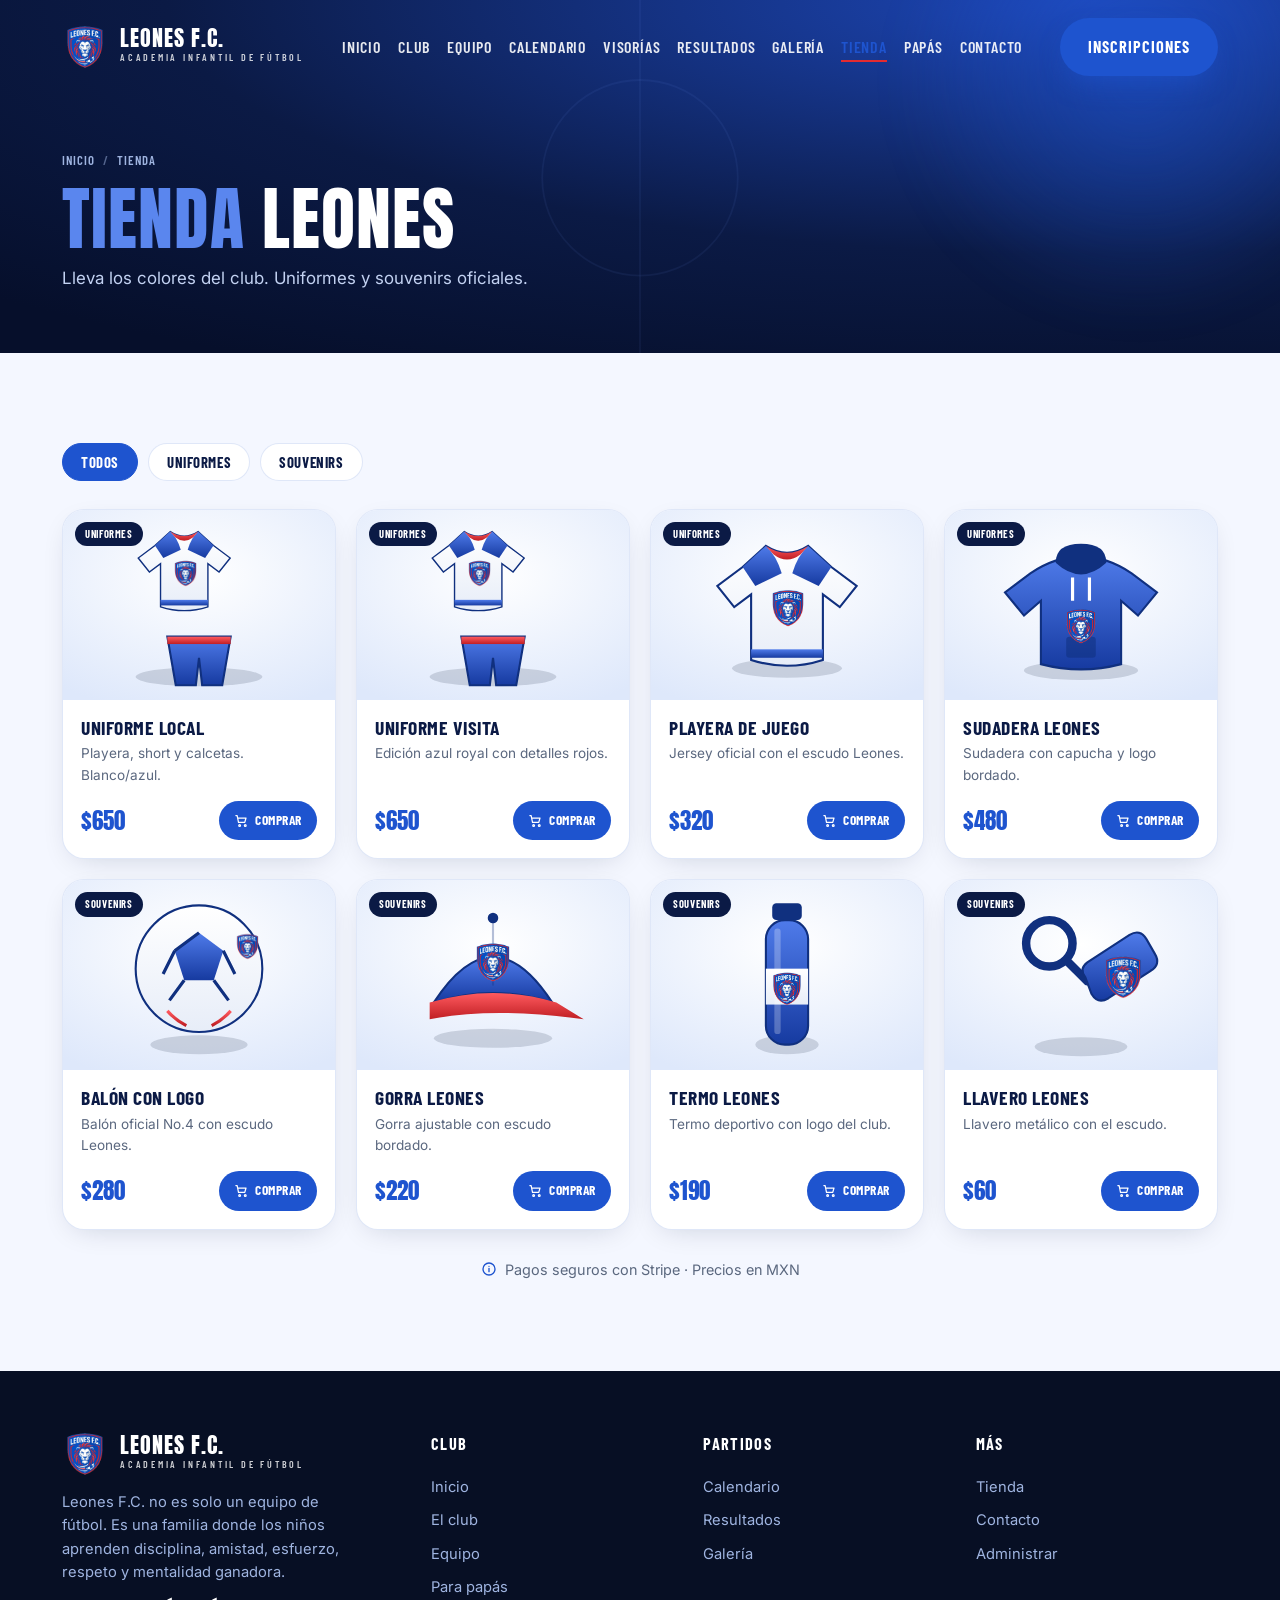
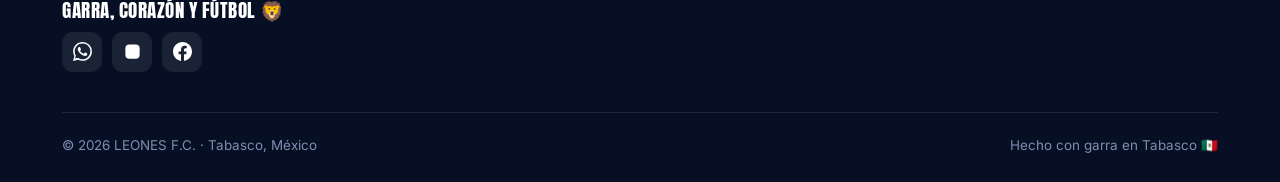
<file: tienda.html>
<!DOCTYPE html>
<html lang="es">
<head>
<meta charset="UTF-8">
<meta name="viewport" content="width=device-width, initial-scale=1.0">
<title>Tienda Oficial | LEONES F.C.</title>
<meta name="description" content="Uniformes y souvenirs oficiales de Leones F.C. Lleva los colores del club con orgullo.">
<link rel="canonical" href="https://leonesfc.org/tienda.html">
<meta name="theme-color" content="#0b1a45">
<meta name="author" content="LEONES F.C.">
<meta property="og:type" content="website">
<meta property="og:site_name" content="LEONES F.C.">
<meta property="og:title" content="Tienda Oficial | LEONES F.C.">
<meta property="og:description" content="Uniformes y souvenirs oficiales de Leones F.C. Lleva los colores del club con orgullo.">
<meta property="og:url" content="https://leonesfc.org/tienda.html">
<meta property="og:image" content="https://leonesfc.org/assets/og.jpg">
<meta property="og:image:width" content="1200">
<meta property="og:image:height" content="630">
<meta property="og:locale" content="es_MX">
<meta name="twitter:card" content="summary_large_image">
<meta name="twitter:title" content="Tienda Oficial | LEONES F.C.">
<meta name="twitter:description" content="Uniformes y souvenirs oficiales de Leones F.C. Lleva los colores del club con orgullo.">
<meta name="twitter:image" content="https://leonesfc.org/assets/og.jpg">
<link rel="icon" type="image/png" sizes="32x32" href="assets/favicon-32.png">
<link rel="apple-touch-icon" href="assets/apple-touch-icon.png">
<link rel="preconnect" href="https://fonts.googleapis.com">
<link rel="preconnect" href="https://fonts.gstatic.com" crossorigin>
<link href="https://fonts.googleapis.com/css2?family=Anton&family=Barlow+Condensed:wght@500;600;700&family=Inter:wght@400;500;600;700;800&display=swap" rel="stylesheet">
<link rel="stylesheet" href="assets/styles.css?v=3">

</head>
<body data-page="tienda">
<header id="site-header"></header>
<main id="app"></main>
<footer id="site-footer"></footer>
<noscript><div style="padding:140px 20px;text-align:center;font-family:system-ui,sans-serif;color:#0b1a45"><h1>LEONES F.C.</h1><p>Activa JavaScript para ver el sitio, o escríbenos por WhatsApp. 🦁</p></div></noscript>
<script src="assets/app.js?v=3" defer></script>
</body>
</html>
</file>
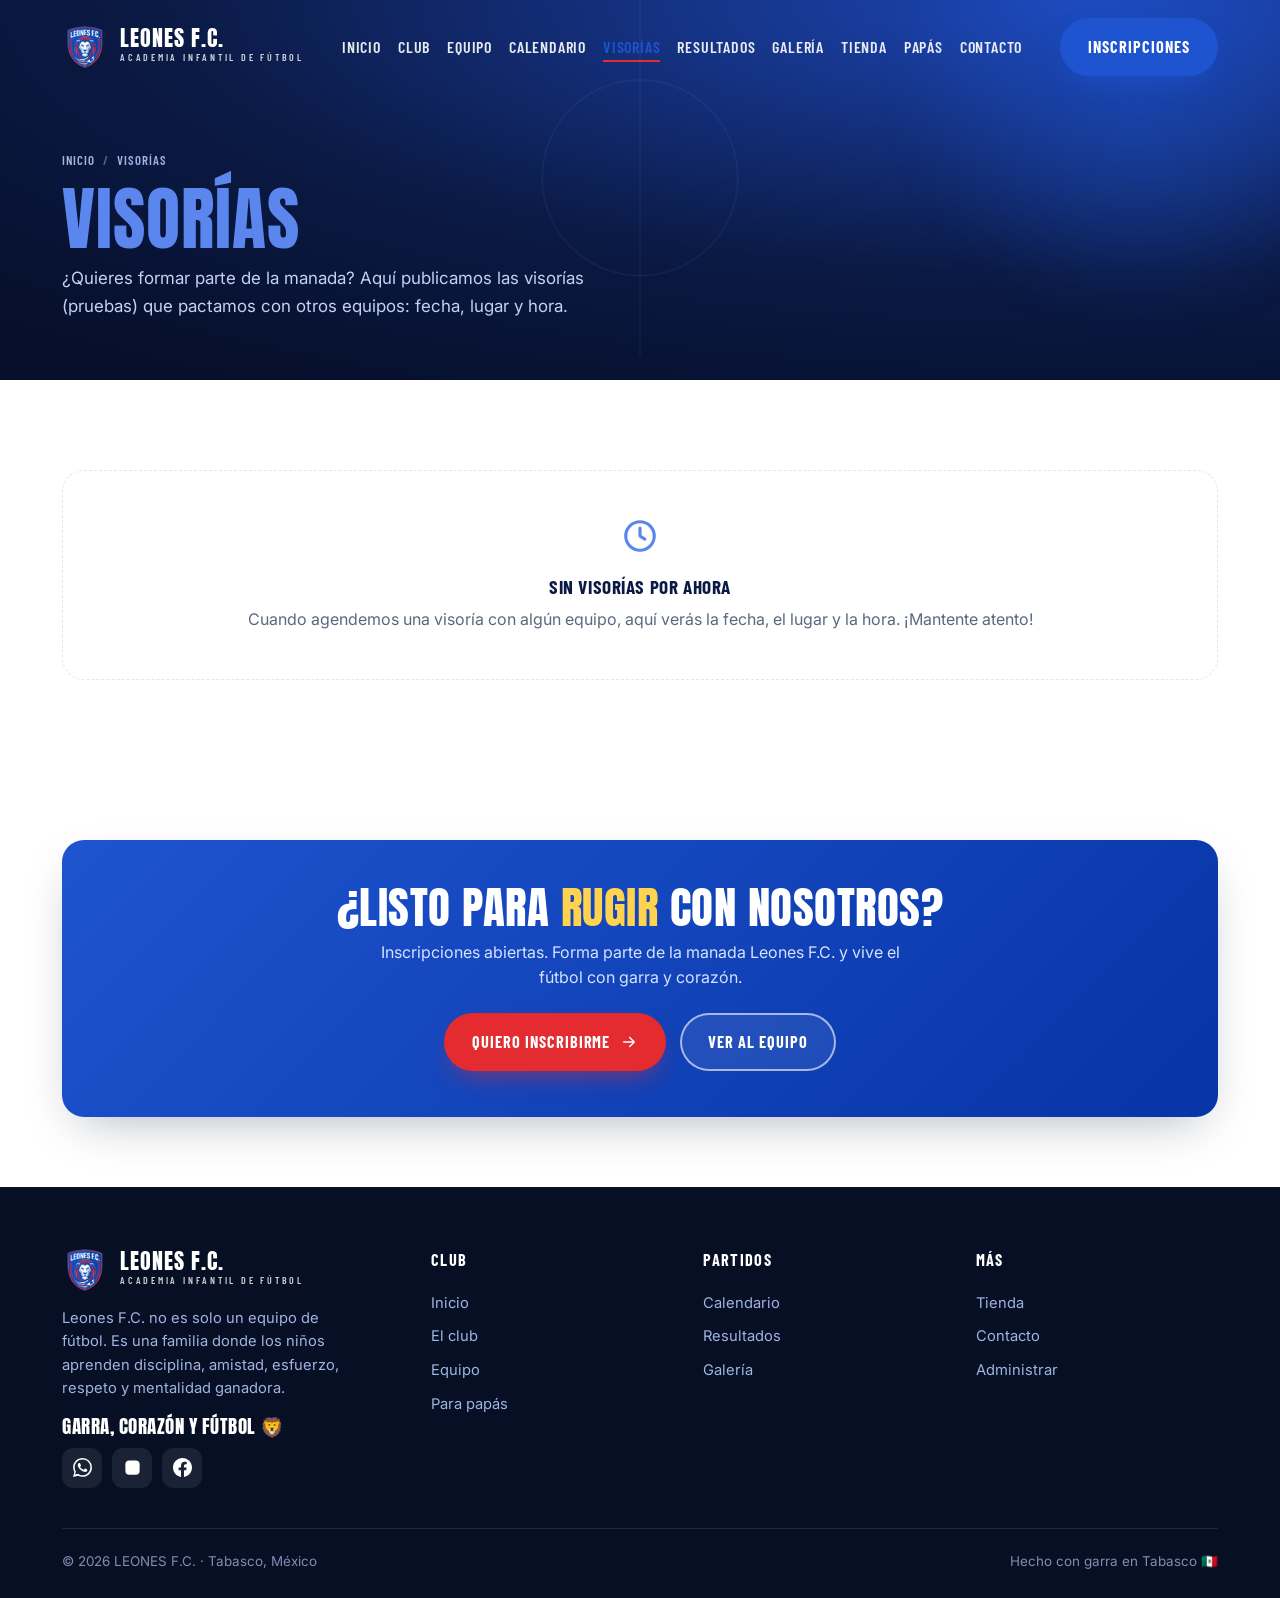
<file: visorias.html>
<!DOCTYPE html>
<html lang="es">
<head>
<meta charset="UTF-8">
<meta name="viewport" content="width=device-width, initial-scale=1.0">
<title>Visorías | LEONES F.C.</title>
<meta name="description" content="Calendario de visorias (pruebas) de Leones F.C.: fechas de las pruebas con otros equipos para unirte a la manada.">
<link rel="canonical" href="https://leonesfc.org/visorias.html">
<meta name="theme-color" content="#0b1a45">
<meta name="author" content="LEONES F.C.">
<meta property="og:type" content="website">
<meta property="og:site_name" content="LEONES F.C.">
<meta property="og:title" content="Visorías | LEONES F.C.">
<meta property="og:description" content="Calendario de visorias (pruebas) de Leones F.C.: fechas de las pruebas con otros equipos para unirte a la manada.">
<meta property="og:url" content="https://leonesfc.org/visorias.html">
<meta property="og:image" content="https://leonesfc.org/assets/og.jpg">
<meta property="og:image:width" content="1200">
<meta property="og:image:height" content="630">
<meta property="og:locale" content="es_MX">
<meta name="twitter:card" content="summary_large_image">
<meta name="twitter:title" content="Visorías | LEONES F.C.">
<meta name="twitter:description" content="Calendario de visorias (pruebas) de Leones F.C.: fechas de las pruebas con otros equipos para unirte a la manada.">
<meta name="twitter:image" content="https://leonesfc.org/assets/og.jpg">
<link rel="icon" type="image/png" sizes="32x32" href="assets/favicon-32.png">
<link rel="apple-touch-icon" href="assets/apple-touch-icon.png">
<link rel="preconnect" href="https://fonts.googleapis.com">
<link rel="preconnect" href="https://fonts.gstatic.com" crossorigin>
<link href="https://fonts.googleapis.com/css2?family=Anton&family=Barlow+Condensed:wght@500;600;700&family=Inter:wght@400;500;600;700;800&display=swap" rel="stylesheet">
<link rel="stylesheet" href="assets/styles.css?v=3">

</head>
<body data-page="visorias">
<header id="site-header"></header>
<main id="app"></main>
<footer id="site-footer"></footer>
<noscript><div style="padding:140px 20px;text-align:center;font-family:system-ui,sans-serif;color:#0b1a45"><h1>LEONES F.C.</h1><p>Activa JavaScript para ver el sitio, o escríbenos por WhatsApp. 🦁</p></div></noscript>
<script src="assets/app.js?v=3" defer></script>
</body>
</html>
</file>
<file: assets/styles.css>
/* ===================== TOKENS ===================== */
:root{
  --blanco:#ffffff; --hueso:#f4f7ff;
  --azul:#1e54cf; --azul-claro:#5a86ee; --azul-glow:#2f63e0;
  --navy:#0b1a45; --navy-2:#0e2056; --navy-3:#163aa0;
  --rojo:#e42b30; --tinta:#0a1226; --gris:#5b687f;
  --linea:rgba(30,84,207,.14);
  --sombra:0 18px 50px -18px rgba(10,22,51,.35);
  --sombra-sutil:0 8px 30px -12px rgba(10,22,51,.20);
  --radio:22px; --radio-sm:14px; --max:1200px;
  --display:'Anton',sans-serif; --cond:'Barlow Condensed',sans-serif; --sans:'Inter',sans-serif;
}
*{margin:0;padding:0;box-sizing:border-box}
html{scroll-behavior:smooth}
body{font-family:var(--sans);color:var(--tinta);background:var(--blanco);line-height:1.6;overflow-x:hidden;-webkit-font-smoothing:antialiased}
img{max-width:100%;display:block}
a{text-decoration:none;color:inherit}
ul{list-style:none}
section{position:relative}
.wrap{max-width:var(--max);margin:0 auto;padding:0 22px}

/* ===================== TIPOGRAFÍA ===================== */
.eyebrow{font-family:var(--cond);text-transform:uppercase;letter-spacing:.22em;font-weight:700;font-size:.85rem;color:var(--azul);display:inline-flex;align-items:center;gap:9px}
.eyebrow::before{content:"";width:26px;height:2px;background:var(--rojo);display:inline-block}
.eyebrow.light{color:var(--azul-claro)}
h1,h2,h3{font-family:var(--display);font-weight:400;line-height:.98;letter-spacing:.5px}
.section-title{font-size:clamp(2.1rem,5vw,3.6rem);text-transform:uppercase;color:var(--navy)}
.section-title .hl{color:var(--azul)}
.section-head{max-width:720px;margin-bottom:46px}
.section-head p{margin-top:16px;color:var(--gris);font-size:1.06rem;max-width:600px}
.dark .section-title{color:#fff}
.dark .section-head p{color:#aebbd6}

/* ===================== BOTONES ===================== */
.btn{display:inline-flex;align-items:center;gap:10px;font-family:var(--cond);font-weight:700;text-transform:uppercase;letter-spacing:.06em;font-size:1.02rem;padding:14px 26px;border-radius:50px;border:2px solid transparent;cursor:pointer;transition:transform .25s ease,box-shadow .25s ease,background .25s ease,color .25s;position:relative;overflow:hidden}
.btn svg{width:18px;height:18px}
.btn-primary{background:var(--azul);color:#fff;box-shadow:0 12px 28px -10px rgba(30,84,207,.7)}
.btn-primary:hover{transform:translateY(-3px);box-shadow:0 20px 38px -10px rgba(30,84,207,.85)}
.btn-ghost{background:rgba(255,255,255,.08);color:#fff;border-color:rgba(255,255,255,.4);backdrop-filter:blur(6px)}
.btn-ghost:hover{background:#fff;color:var(--navy);transform:translateY(-3px)}
.btn-dark{background:var(--navy);color:#fff}
.btn-dark:hover{background:var(--azul);transform:translateY(-3px)}
.btn-red{background:var(--rojo);color:#fff;box-shadow:0 12px 26px -10px rgba(228,43,48,.6)}
.btn-red:hover{transform:translateY(-3px)}
.btn-outline{border-color:var(--azul);color:var(--azul);background:transparent}
.btn-outline:hover{background:var(--azul);color:#fff;transform:translateY(-3px)}

/* ===================== HEADER ===================== */
header{position:fixed;top:0;left:0;width:100%;z-index:100;transition:background .35s ease,box-shadow .35s ease,padding .35s ease;padding:18px 0}
header.scrolled{background:rgba(255,255,255,.92);backdrop-filter:blur(14px);box-shadow:0 6px 24px -14px rgba(10,22,51,.4);padding:10px 0}
header.solid{background:rgba(255,255,255,.95);backdrop-filter:blur(14px);box-shadow:0 6px 24px -14px rgba(10,22,51,.4)}
.nav{display:flex;align-items:center;justify-content:space-between;max-width:var(--max);margin:0 auto;padding:0 22px}
.brand{display:flex;align-items:center;gap:12px;color:#fff;transition:color .35s}
header.scrolled .brand,header.solid .brand{color:var(--navy)}
.brand .crest{height:46px;width:auto;flex:0 0 auto;object-fit:contain}
.brand .bname{font-family:var(--display);font-size:1.35rem;letter-spacing:1px;line-height:1}
.brand .btag{font-family:var(--cond);font-weight:600;font-size:.62rem;letter-spacing:.28em;text-transform:uppercase;opacity:.8}
.menu{display:flex;align-items:center;gap:17px}
.menu a{font-family:var(--cond);font-weight:600;text-transform:uppercase;letter-spacing:.05em;font-size:1rem;color:rgba(255,255,255,.9);position:relative;padding:4px 0;transition:color .25s}
header.scrolled .menu a,header.solid .menu a{color:var(--navy)}
.menu a::after{content:"";position:absolute;left:0;bottom:-2px;width:0;height:2px;background:var(--rojo);transition:width .3s}
.menu a:hover::after,.menu a.active::after{width:100%}
.menu a:hover,.menu a.active{color:var(--azul)}
.nav-cta{display:inline-flex}
.burger{display:none;flex-direction:column;gap:5px;background:none;border:0;cursor:pointer;padding:8px;z-index:120}
.burger span{width:26px;height:3px;background:#fff;border-radius:3px;transition:.3s}
header.scrolled .burger span,header.solid .burger span{background:var(--navy)}
.burger.open span:nth-child(1){transform:translateY(8px) rotate(45deg)}
.burger.open span:nth-child(2){opacity:0}
.burger.open span:nth-child(3){transform:translateY(-8px) rotate(-45deg)}

/* ===================== HERO (home) ===================== */
.hero{min-height:100vh;display:flex;align-items:center;background:radial-gradient(120% 90% at 80% 10%,#1d47b8 0%,#0b1a45 55%,#060f2b 100%);color:#fff;overflow:hidden;padding:120px 0 70px}
.hero .pitch-lines{position:absolute;inset:0;opacity:.5;pointer-events:none}
.hero .glow{position:absolute;width:620px;height:620px;border-radius:50%;background:radial-gradient(circle,rgba(30,84,207,.55),transparent 65%);top:-160px;right:-120px;filter:blur(20px)}
.hero .glow.red{background:radial-gradient(circle,rgba(228,43,48,.32),transparent 65%);width:380px;height:380px;bottom:-120px;left:-80px;top:auto;right:auto}
.hero .speed{position:absolute;height:2px;background:linear-gradient(90deg,transparent,rgba(30,84,207,.8),transparent);opacity:.4}
.hero-grid{display:grid;grid-template-columns:1.15fr .85fr;gap:40px;align-items:center;position:relative;z-index:2}
.hero-copy h1{font-size:clamp(3.2rem,8.5vw,7rem);text-transform:uppercase;letter-spacing:2px;background:linear-gradient(180deg,#fff 30%,#bcd2ff 100%);-webkit-background-clip:text;background-clip:text;-webkit-text-fill-color:transparent}
.hero-copy .lead-line{font-family:var(--cond);font-weight:700;font-size:clamp(1.4rem,3.6vw,2.2rem);text-transform:uppercase;letter-spacing:.04em;color:#fff;margin-top:6px}
.hero-copy .lead-line .r{color:var(--rojo)}
.hero-copy p.sub{margin:22px 0 30px;color:#c3d2f2;font-size:1.12rem;max-width:520px}
.hero-cta{display:flex;flex-wrap:wrap;gap:14px}
.hero-art{position:relative;display:flex;justify-content:center;align-items:center}
.hero-photo{position:relative;width:min(400px,82vw);border-radius:28px;overflow:hidden;border:3px solid rgba(255,255,255,.2);box-shadow:0 44px 90px -34px rgba(0,0,0,.7),0 0 0 8px rgba(30,84,207,.18);animation:floaty 6.5s ease-in-out infinite}
.hero-photo>img{width:100%;display:block}
.hero-photo::after{content:"";position:absolute;inset:0;background:linear-gradient(180deg,transparent 50%,rgba(11,26,69,.5));pointer-events:none}
.hero-photo .hp-logo{position:absolute;bottom:14px;left:14px;width:62px;height:auto;z-index:3;filter:drop-shadow(0 6px 14px rgba(0,0,0,.55))}
.hero-photo .hp-tag{position:absolute;bottom:18px;right:16px;z-index:3;font-family:var(--cond);font-weight:700;text-transform:uppercase;letter-spacing:.05em;color:#fff;font-size:.82rem;background:var(--rojo);padding:5px 12px;border-radius:50px;box-shadow:0 6px 16px -6px rgba(228,43,48,.8)}
@keyframes floaty{0%,100%{transform:translateY(0)}50%{transform:translateY(-16px)}}
.hero-badge{position:absolute;font-family:var(--cond);font-weight:700;text-transform:uppercase;background:#fff;color:var(--navy);padding:8px 16px;border-radius:50px;font-size:.85rem;box-shadow:var(--sombra);letter-spacing:.05em}
.hero-badge.b1{top:8%;left:-2%;color:var(--azul)}
.hero-badge.b2{bottom:12%;right:-4%;color:var(--rojo)}
.hero-badge .n{font-family:var(--display);font-size:1.3rem;display:block;line-height:1}

/* ===================== PAGE HERO (subpáginas) ===================== */
.page-hero{padding:150px 0 60px;background:radial-gradient(120% 120% at 85% 0%,#1d47b8 0%,#0b1a45 60%,#060f2b 100%);color:#fff;overflow:hidden}
.page-hero .pitch-lines{position:absolute;inset:0;opacity:.4;pointer-events:none}
.page-hero .glow{position:absolute;width:520px;height:520px;border-radius:50%;background:radial-gradient(circle,rgba(30,84,207,.5),transparent 65%);top:-180px;right:-120px;filter:blur(20px)}
.page-hero .wrap{position:relative;z-index:2}
.page-hero h1{font-size:clamp(2.4rem,6vw,4.4rem);text-transform:uppercase;letter-spacing:1px}
.page-hero h1 .hl{color:var(--azul-claro)}
.page-hero p{color:#c3d2f2;margin-top:12px;max-width:560px;font-size:1.06rem}
.crumb{display:flex;gap:8px;align-items:center;font-family:var(--cond);font-weight:600;text-transform:uppercase;letter-spacing:.08em;font-size:.8rem;color:#9fb4e0;margin-bottom:14px}
.crumb a:hover{color:#fff}.crumb .sep{opacity:.5}

/* ===================== STATS ===================== */
.stats{background:#fff}
.stats-inner{display:grid;grid-template-columns:repeat(4,1fr);gap:18px;background:linear-gradient(135deg,var(--navy),var(--navy-3));border-radius:var(--radio);padding:38px 30px;transform:translateY(-50px);box-shadow:var(--sombra);position:relative;overflow:hidden;z-index:5}
.stats-inner::before{content:"";position:absolute;inset:0;background:repeating-linear-gradient(90deg,transparent 0 78px,rgba(255,255,255,.04) 78px 80px)}
.stat{text-align:center;color:#fff;position:relative}
.stat .num{font-family:var(--display);font-size:clamp(2.4rem,5vw,3.3rem);line-height:1;color:#fff}
.stat .num .plus{color:var(--azul-claro)}
.stat .lbl{font-family:var(--cond);font-weight:600;text-transform:uppercase;letter-spacing:.12em;font-size:.82rem;color:#9fb4e0;margin-top:6px}
.stat+.stat::before{content:"";position:absolute;left:-9px;top:14%;height:72%;width:1px;background:rgba(255,255,255,.12)}

/* ===================== IDENTIDAD ===================== */
.identity{padding:40px 0 90px}
.identity.flush{padding-top:90px}
.identity-grid{display:grid;grid-template-columns:1fr 1fr;gap:54px;align-items:center}
.identity-copy h2{font-size:clamp(2rem,4.6vw,3.2rem);text-transform:uppercase;color:var(--navy);margin-bottom:18px}
.identity-copy h2 .hl{color:var(--azul)}
.identity-copy p{color:var(--gris);font-size:1.1rem;margin-bottom:16px}
.identity-copy p strong{color:var(--navy)}
.identity-art{position:relative;border-radius:var(--radio);overflow:hidden;min-height:380px;background:linear-gradient(135deg,var(--azul),#123a9e);box-shadow:var(--sombra);display:flex;align-items:center;justify-content:center}
.identity-art .art-photo{position:absolute;inset:0;width:100%;height:100%;object-fit:cover;object-position:50% 30%}
.identity-art .ribbon{position:absolute;bottom:22px;left:22px;right:22px;background:rgba(10,22,51,.72);backdrop-filter:blur(8px);border-radius:14px;padding:14px 18px;color:#fff;font-family:var(--cond);font-weight:600;text-transform:uppercase;letter-spacing:.05em;z-index:3;text-align:center;font-size:1.05rem}

/* ===================== VALORES ===================== */
.valores{padding:90px 0;background:var(--hueso)}
.valores-grid{display:grid;grid-template-columns:repeat(4,1fr);gap:18px}
.valor{background:#fff;border-radius:var(--radio-sm);padding:26px 22px;box-shadow:var(--sombra-sutil);border:1px solid var(--linea);transition:transform .3s,box-shadow .3s,border-color .3s;position:relative;overflow:hidden}
.valor::after{content:"";position:absolute;top:0;left:0;width:100%;height:4px;background:var(--azul);transform:scaleX(0);transform-origin:left;transition:transform .35s}
.valor:hover{transform:translateY(-8px);box-shadow:var(--sombra);border-color:transparent}
.valor:hover::after{transform:scaleX(1)}
.valor .ico{width:54px;height:54px;border-radius:14px;background:rgba(30,84,207,.1);display:flex;align-items:center;justify-content:center;margin-bottom:16px;color:var(--azul);transition:.3s}
.valor:hover .ico{background:var(--azul);color:#fff}
.valor .ico svg{width:28px;height:28px}
.valor h3{font-family:var(--cond);font-weight:700;font-size:1.35rem;text-transform:uppercase;color:var(--navy);letter-spacing:.02em;margin-bottom:6px}
.valor p{color:var(--gris);font-size:.92rem;line-height:1.5}
.valor.red .ico{background:rgba(228,43,48,.1);color:var(--rojo)}
.valor.red:hover .ico{background:var(--rojo);color:#fff}
.valor.red::after{background:var(--rojo)}

/* ===================== PLANTILLA ===================== */
.squad{padding:90px 0;background:var(--navy);color:#fff;overflow:hidden}
.squad.flush{padding-top:60px}
.squad .pitch-pat{position:absolute;inset:0;opacity:.35;pointer-events:none}
.squad .wrap{position:relative;z-index:2}
.squad-grid{display:grid;grid-template-columns:repeat(4,1fr);gap:20px;min-height:60px}
.cat-tabs{display:flex;gap:10px;flex-wrap:wrap;margin-bottom:26px}
.cat-tab{font-family:var(--cond);font-weight:700;text-transform:uppercase;letter-spacing:.04em;font-size:.95rem;color:#cfdcf7;background:rgba(255,255,255,.06);border:1.5px solid rgba(255,255,255,.16);padding:9px 18px;border-radius:50px;cursor:pointer;transition:.25s}
.cat-tab:hover{border-color:var(--azul-claro)}
.cat-tab.active{background:var(--azul);color:#fff;border-color:var(--azul);box-shadow:0 10px 22px -10px rgba(30,84,207,.8)}
.cat-tab small{display:block;font-size:.62rem;opacity:.8;font-weight:600;letter-spacing:.08em}
.empty-state{text-align:center;padding:46px 22px;border:1.5px dashed var(--linea);border-radius:var(--radio);color:var(--gris);background:#fff;grid-column:1/-1}
.empty-state.dark{background:rgba(255,255,255,.03);border-color:rgba(255,255,255,.16);color:#aebbd6}
.empty-state svg{width:38px;height:38px;color:var(--azul-claro);margin-bottom:10px}
.empty-state b{display:block;font-family:var(--cond);font-weight:700;text-transform:uppercase;font-size:1.2rem;color:var(--navy);letter-spacing:.03em;margin-bottom:4px}
.empty-state.dark b{color:#fff}
.player{background:linear-gradient(170deg,#16307e,#0c1a3f);border-radius:20px;overflow:hidden;border:1px solid rgba(77,146,255,.2);transition:transform .35s,box-shadow .35s;position:relative}
.player:hover{transform:translateY(-10px);box-shadow:0 30px 50px -20px rgba(0,0,0,.6)}
.player .photo{height:230px;position:relative;display:flex;align-items:flex-end;justify-content:center;background:radial-gradient(120% 80% at 50% 0%,#2c57b8,#0c1a3f)}
.player .photo>img{position:absolute;inset:0;width:100%;height:100%;object-fit:cover;z-index:1}
.player .num{position:absolute;top:12px;right:14px;font-family:var(--display);font-size:2.6rem;color:rgba(255,255,255,.16);line-height:1;z-index:2}
.player .avatar{width:120px;height:140px;position:relative;z-index:3;opacity:.92}
.player .pos-tag{position:absolute;top:14px;left:14px;font-family:var(--cond);font-weight:700;text-transform:uppercase;font-size:.72rem;letter-spacing:.08em;background:var(--azul);color:#fff;padding:4px 11px;border-radius:50px;z-index:3}
.player .pos-tag.gk{background:var(--rojo)}
.player .info{padding:18px}
.player .info .name{font-family:var(--display);font-size:1.5rem;text-transform:uppercase;line-height:1}
.player .info .meta{font-family:var(--cond);font-weight:600;color:#8fa6d6;text-transform:uppercase;letter-spacing:.05em;font-size:.85rem;margin:4px 0 12px}
.player .info .meta b{color:#fff}
.player .strength{display:flex;align-items:center;gap:8px;font-size:.82rem;color:#cfdcf7;margin-bottom:10px}
.player .strength svg{width:15px;height:15px;color:var(--azul-claro);flex:0 0 auto}
.player .quote{font-style:italic;font-size:.9rem;color:#fff;border-left:3px solid var(--rojo);padding-left:10px}

/* ===================== CALENDARIO ===================== */
.fixtures{padding:90px 0}
.fx-list{display:grid;gap:14px}
.fx{display:grid;grid-template-columns:auto 1fr auto auto;gap:20px;align-items:center;background:#fff;border:1px solid var(--linea);border-radius:var(--radio-sm);padding:18px 22px;transition:transform .25s,box-shadow .25s;box-shadow:var(--sombra-sutil)}
.fx:hover{transform:translateX(6px);box-shadow:var(--sombra)}
.fx .date{text-align:center;min-width:64px}
.fx .date .d{font-family:var(--display);font-size:1.7rem;color:var(--navy);line-height:1}
.fx .date .m{font-family:var(--cond);font-weight:700;text-transform:uppercase;color:var(--azul);font-size:.78rem;letter-spacing:.1em}
.fx .match .vs{font-family:var(--cond);font-weight:700;text-transform:uppercase;font-size:1.18rem;color:var(--navy);letter-spacing:.02em}
.fx .match .place{color:var(--gris);font-size:.85rem;display:flex;align-items:center;gap:6px;margin-top:2px}
.fx .match .place svg{width:13px;height:13px;color:var(--azul)}
.fx .hour{font-family:var(--cond);font-weight:700;color:var(--navy);font-size:1.05rem;text-align:center}
.status{font-family:var(--cond);font-weight:700;text-transform:uppercase;font-size:.74rem;letter-spacing:.06em;padding:6px 13px;border-radius:50px;text-align:center;white-space:nowrap}
.status.proximo{background:rgba(30,84,207,.12);color:var(--azul)}
.status.ganado{background:rgba(22,163,74,.14);color:#16a34a}
.status.empatado{background:rgba(234,179,8,.16);color:#b58a00}
.status.perdido{background:rgba(228,43,48,.12);color:var(--rojo)}

/* ===================== RESULTADOS ===================== */
.results{padding:90px 0;background:var(--navy);color:#fff}
.results .pitch-pat{position:absolute;inset:0;opacity:.3}
.results .wrap{position:relative;z-index:2}
.res-table{width:100%;border-collapse:collapse;background:rgba(255,255,255,.03);border-radius:var(--radio);overflow:hidden}
.res-table thead{background:rgba(30,84,207,.18)}
.res-table th{font-family:var(--cond);font-weight:700;text-transform:uppercase;letter-spacing:.08em;font-size:.82rem;color:#cfdcf7;padding:16px 18px;text-align:left}
.res-table td{padding:16px 18px;border-top:1px solid rgba(255,255,255,.07);font-size:.95rem;color:#e6edff}
.res-table tr:hover td{background:rgba(255,255,255,.04)}
.res-table .score{font-family:var(--display);font-size:1.25rem;color:#fff}
.res-table .score.win{color:#43d17a}.res-table .score.draw{color:#ffcf3a}.res-table .score.loss{color:#ff5d77}
.res-table .mvp-cell{display:inline-flex;align-items:center;gap:7px;font-family:var(--cond);font-weight:600;text-transform:uppercase;font-size:.86rem}
.res-table .mvp-cell svg{width:14px;height:14px;color:#ffcf3a}
.res-cards{display:none}

/* ===================== GALERÍA ===================== */
.gallery{padding:90px 0}
.masonry{columns:3;column-gap:16px}
.masonry .tile{break-inside:avoid;margin-bottom:16px;border-radius:var(--radio-sm);overflow:hidden;position:relative;cursor:pointer;box-shadow:var(--sombra-sutil)}
.masonry .tile .ph{display:flex;align-items:center;justify-content:center;color:rgba(255,255,255,.85)}
.masonry .tile .ph svg{width:54px;height:54px;opacity:.5}
.masonry .tile .cap{position:absolute;inset:0;background:linear-gradient(180deg,transparent 40%,rgba(10,22,51,.85));display:flex;align-items:flex-end;padding:18px;opacity:0;transform:translateY(10px);transition:.35s}
.masonry .tile:hover .cap{opacity:1;transform:translateY(0)}
.masonry .tile .cap span{font-family:var(--display);text-transform:uppercase;color:#fff;font-size:1.25rem;letter-spacing:.5px}
.masonry .tile .cap span .r{color:#ff5d77}

/* ===================== HIMNO ===================== */
.anthem{padding:96px 0;background:radial-gradient(110% 90% at 50% 0%,#15347e,#0a1633 60%,#070f24);color:#fff;text-align:center;overflow:hidden}
.anthem .wrap{position:relative;z-index:2;max-width:760px}
.anthem .crest-sm{width:74px;margin:0 auto 18px;filter:drop-shadow(0 10px 24px rgba(30,84,207,.5))}
.anthem h2{font-size:clamp(2.2rem,5vw,3.4rem);text-transform:uppercase;margin-bottom:8px}
.anthem h2 .hl{color:var(--azul-claro)}
.anthem .lyrics{font-family:var(--cond);font-weight:600;font-size:clamp(1.4rem,3.2vw,2rem);line-height:1.4;text-transform:uppercase;letter-spacing:.03em;margin:30px 0;color:#dce7ff}
.anthem .lyrics b{color:#fff}.anthem .lyrics .r{color:var(--rojo)}

/* ===================== NOTICIAS ===================== */
.news{padding:90px 0;background:var(--hueso)}
.news-grid{display:grid;grid-template-columns:repeat(3,1fr);gap:22px}
.note{background:#fff;border-radius:var(--radio-sm);overflow:hidden;box-shadow:var(--sombra-sutil);transition:transform .3s,box-shadow .3s;border:1px solid var(--linea)}
.note:hover{transform:translateY(-8px);box-shadow:var(--sombra)}
.note .cover{height:160px;position:relative;display:flex;align-items:center;justify-content:center;background-size:cover;background-position:center}
.note .cover svg{width:46px;height:46px;color:rgba(255,255,255,.8)}
.note .tag{position:absolute;top:14px;left:14px;font-family:var(--cond);font-weight:700;text-transform:uppercase;font-size:.72rem;letter-spacing:.06em;background:#fff;color:var(--azul);padding:4px 11px;border-radius:50px}
.note .body{padding:20px}
.note .date{font-family:var(--cond);font-weight:600;text-transform:uppercase;color:var(--gris);font-size:.76rem;letter-spacing:.08em}
.note h3{font-family:var(--cond);font-weight:700;font-size:1.3rem;text-transform:uppercase;color:var(--navy);margin:6px 0 8px;line-height:1.05}
.note p{color:var(--gris);font-size:.92rem}

/* ===================== TIENDA ===================== */
.store{padding:90px 0;background:var(--hueso)}
.store-tabs{display:flex;gap:10px;flex-wrap:wrap;margin-bottom:28px}
.store-tab{font-family:var(--cond);font-weight:700;text-transform:uppercase;font-size:.92rem;letter-spacing:.04em;color:var(--navy);background:#fff;border:1.5px solid var(--linea);padding:9px 18px;border-radius:50px;cursor:pointer;transition:.25s}
.store-tab.active,.store-tab:hover{background:var(--azul);color:#fff;border-color:var(--azul)}
.store-grid{display:grid;grid-template-columns:repeat(4,1fr);gap:20px}
.product{background:#fff;border:1px solid var(--linea);border-radius:var(--radio);overflow:hidden;box-shadow:var(--sombra-sutil);transition:transform .3s,box-shadow .3s;display:flex;flex-direction:column}
.product:hover{transform:translateY(-8px);box-shadow:var(--sombra)}
.product .pimg{height:190px;display:flex;align-items:center;justify-content:center;background:linear-gradient(140deg,#eef3ff,#dbe6ff);position:relative;overflow:hidden}
.product .pimg>svg{width:100%;height:100%;display:block}
.product .ptag{position:absolute;top:12px;left:12px;font-family:var(--cond);font-weight:700;text-transform:uppercase;font-size:.66rem;letter-spacing:.06em;background:var(--navy);color:#fff;padding:4px 10px;border-radius:50px}
.product .pbody{padding:18px;display:flex;flex-direction:column;gap:6px;flex:1}
.product h3{font-family:var(--cond);font-weight:700;text-transform:uppercase;font-size:1.22rem;color:var(--navy);line-height:1}
.product .pd{color:var(--gris);font-size:.85rem;flex:1}
.product .prow{display:flex;align-items:center;justify-content:space-between;margin-top:8px;gap:8px}
.product .price{font-family:var(--display);font-size:1.45rem;color:var(--azul)}
.product .buy{font-family:var(--cond);font-weight:700;text-transform:uppercase;font-size:.84rem;letter-spacing:.04em;background:var(--azul);color:#fff;border:0;padding:9px 15px;border-radius:50px;cursor:pointer;display:inline-flex;align-items:center;gap:6px;transition:.25s}
.product .buy:hover{background:var(--rojo)}
.product .buy svg{width:15px;height:15px}
.store-note{margin-top:28px;text-align:center;color:var(--gris);font-size:.9rem;display:flex;align-items:center;justify-content:center;gap:8px;flex-wrap:wrap}
.store-note svg{width:16px;height:16px;color:var(--azul)}

/* ===================== PADRES ===================== */
.parents{padding:90px 0}
.parents-grid{display:grid;grid-template-columns:1.1fr .9fr;gap:30px;align-items:start}
.info-card{background:#fff;border:1px solid var(--linea);border-radius:var(--radio);padding:30px;box-shadow:var(--sombra-sutil)}
.info-card h3{font-family:var(--cond);font-weight:700;text-transform:uppercase;color:var(--navy);font-size:1.4rem;margin-bottom:18px;display:flex;align-items:center;gap:10px}
.info-card h3 svg{width:22px;height:22px;color:var(--azul)}
.info-row{display:flex;gap:14px;padding:13px 0;border-bottom:1px dashed var(--linea)}
.info-row:last-child{border-bottom:0}
.info-row .ic{width:38px;height:38px;flex:0 0 auto;border-radius:10px;background:rgba(30,84,207,.1);color:var(--azul);display:flex;align-items:center;justify-content:center}
.info-row .ic svg{width:18px;height:18px}
.info-row .t b{display:block;color:var(--navy);font-weight:700;font-size:.96rem}
.info-row .t span{color:var(--gris);font-size:.88rem}
.notice{background:linear-gradient(140deg,var(--navy),var(--navy-3));color:#fff;border-radius:var(--radio);padding:30px;box-shadow:var(--sombra)}
.notice h3{font-family:var(--cond);font-weight:700;text-transform:uppercase;font-size:1.4rem;margin-bottom:16px;display:flex;align-items:center;gap:10px}
.notice h3 svg{width:22px;height:22px;color:var(--azul-claro)}
.notice .item{display:flex;gap:12px;padding:12px 0;border-bottom:1px solid rgba(255,255,255,.1)}
.notice .item:last-child{border-bottom:0}
.notice .item .badge{font-family:var(--cond);font-weight:700;text-transform:uppercase;font-size:.68rem;letter-spacing:.05em;padding:4px 9px;border-radius:6px;height:fit-content;white-space:nowrap}
.notice .badge.urgente{background:var(--rojo)}.notice .badge.aviso{background:var(--azul)}.notice .badge.info{background:rgba(255,255,255,.18)}
.notice .item p{font-size:.9rem;color:#dce7ff}.notice .item p b{color:#fff}
.coach-box{margin-top:18px;background:rgba(255,255,255,.08);border-radius:14px;padding:16px;display:flex;align-items:center;gap:14px}
.coach-box .ca{width:52px;height:52px;border-radius:50%;background:var(--azul);display:flex;align-items:center;justify-content:center;font-family:var(--display);font-size:1.3rem;flex:0 0 auto}
.coach-box .ct b{display:block}.coach-box .ct span{color:#aebbd6;font-size:.86rem}

/* ===================== HISTORIA ===================== */
.history{padding:90px 0;background:var(--hueso)}
.timeline{position:relative;max-width:860px;margin:0 auto}
.timeline::before{content:"";position:absolute;left:50%;top:0;bottom:0;width:3px;background:linear-gradient(var(--azul),var(--rojo));transform:translateX(-50%)}
.tl-item{position:relative;width:50%;padding:18px 40px;margin-bottom:6px}
.tl-item:nth-child(odd){left:0;text-align:right}
.tl-item:nth-child(even){left:50%}
.tl-item .dot{position:absolute;top:26px;width:18px;height:18px;border-radius:50%;background:#fff;border:4px solid var(--azul);box-shadow:0 0 0 4px rgba(30,84,207,.15);z-index:2}
.tl-item:nth-child(odd) .dot{right:-9px}
.tl-item:nth-child(even) .dot{left:-9px}
.tl-card{background:#fff;border:1px solid var(--linea);border-radius:var(--radio-sm);padding:18px 20px;box-shadow:var(--sombra-sutil);display:inline-block;text-align:left;transition:transform .3s}
.tl-card:hover{transform:translateY(-4px)}
.tl-card .yr{font-family:var(--display);color:var(--azul);font-size:1.15rem}
.tl-card h4{font-family:var(--cond);font-weight:700;text-transform:uppercase;color:var(--navy);font-size:1.15rem;margin:2px 0 4px}
.tl-card p{color:var(--gris);font-size:.9rem}

/* ===================== FRASES ===================== */
.quotes{padding:80px 0;background:var(--navy);color:#fff;overflow:hidden}
.quotes .marquee{display:flex;gap:30px;white-space:nowrap;animation:slide 26s linear infinite;width:max-content}
.quotes .marquee span{font-family:var(--display);font-size:clamp(2rem,4.5vw,3.2rem);text-transform:uppercase;letter-spacing:1px;color:rgba(255,255,255,.18);display:inline-flex;align-items:center;gap:30px}
.quotes .marquee span .r{color:var(--azul-claro)}
.quotes .marquee span::after{content:"●";color:var(--rojo);font-size:1rem}
@keyframes slide{from{transform:translateX(0)}to{transform:translateX(-50%)}}

/* ===================== CTA BANNER ===================== */
.cta-band{padding:70px 0}
.cta-inner{background:linear-gradient(135deg,var(--azul),#0734a6);border-radius:var(--radio);padding:46px;text-align:center;color:#fff;box-shadow:var(--sombra);position:relative;overflow:hidden}
.cta-inner h2{font-size:clamp(1.8rem,4vw,2.8rem);text-transform:uppercase;margin-bottom:10px}
.cta-inner p{color:#d6e3ff;max-width:520px;margin:0 auto 22px}
.cta-inner .hero-cta{justify-content:center}

/* ===================== CONTACTO ===================== */
.contact{padding:90px 0;background:radial-gradient(100% 90% at 100% 0%,#15347e,#0a1633 60%);color:#fff}
.contact .wrap{position:relative;z-index:2}
.contact-grid{display:grid;grid-template-columns:1fr 1.1fr;gap:40px;align-items:start}
.contact-info h2{font-size:clamp(2rem,4.6vw,3rem);text-transform:uppercase;margin-bottom:14px}
.contact-info h2 .hl{color:var(--azul-claro)}
.contact-info p{color:#c3d2f2;margin-bottom:26px;max-width:420px}
.social-btns{display:flex;flex-direction:column;gap:12px;max-width:340px}
.sbtn{display:flex;align-items:center;gap:14px;background:rgba(255,255,255,.07);border:1px solid rgba(255,255,255,.14);border-radius:14px;padding:14px 18px;transition:.3s;cursor:pointer}
.sbtn:hover{background:#fff;color:var(--navy);transform:translateX(6px)}
.sbtn .si{width:42px;height:42px;border-radius:11px;display:flex;align-items:center;justify-content:center;flex:0 0 auto;color:#fff}
.sbtn.wa .si{background:#25D366}.sbtn.ig .si{background:linear-gradient(45deg,#f09433,#e6683c,#dc2743,#cc2366,#bc1888)}.sbtn.fb .si{background:#1877F2}.sbtn.em .si{background:var(--azul)}
.sbtn .si svg{width:22px;height:22px}
.sbtn .st b{display:block;font-family:var(--cond);font-weight:700;text-transform:uppercase;letter-spacing:.04em}
.sbtn .st span{font-size:.82rem;opacity:.75}
.form-card{background:#fff;border-radius:var(--radio);padding:32px;box-shadow:var(--sombra);color:var(--tinta)}
.form-card h3{font-family:var(--cond);font-weight:700;text-transform:uppercase;color:var(--navy);font-size:1.5rem;margin-bottom:6px}
.form-card .sub{color:var(--gris);font-size:.9rem;margin-bottom:20px}
.field{margin-bottom:15px}
.field label{display:block;font-family:var(--cond);font-weight:600;text-transform:uppercase;font-size:.78rem;letter-spacing:.06em;color:var(--navy);margin-bottom:6px}
.field input,.field select,.field textarea{width:100%;border:1.5px solid #e2e8f5;border-radius:11px;padding:12px 14px;font-family:var(--sans);font-size:.95rem;color:var(--tinta);transition:.25s;background:#fafbff}
.field input:focus,.field select:focus,.field textarea:focus{outline:0;border-color:var(--azul);background:#fff;box-shadow:0 0 0 4px rgba(30,84,207,.1)}
.field textarea{resize:vertical;min-height:96px}
.row2{display:grid;grid-template-columns:1fr 1fr;gap:14px}
.form-msg{display:none;margin-top:14px;padding:13px 16px;border-radius:11px;background:rgba(22,163,74,.12);color:#16a34a;font-weight:600;font-size:.9rem}
.form-msg.show{display:block}

/* ===================== FOOTER ===================== */
footer{background:#070f24;color:#fff;padding:60px 0 26px}
.foot-grid{display:grid;grid-template-columns:1.4fr 1fr 1fr 1fr;gap:30px;margin-bottom:40px}
.foot-brand .brand{color:#fff;margin-bottom:14px}
.foot-brand p{color:#9fb4e0;font-size:.92rem;max-width:280px}
.foot-brand .tag{font-family:var(--display);text-transform:uppercase;color:#fff;font-size:1.2rem;margin-top:10px;letter-spacing:.5px}
.foot-brand .tag .r{color:var(--rojo)}
.foot-col h4{font-family:var(--cond);font-weight:700;text-transform:uppercase;letter-spacing:.08em;color:#fff;margin-bottom:14px;font-size:1.02rem}
.foot-col a{display:block;color:#9fb4e0;font-size:.92rem;padding:5px 0;transition:.25s}
.foot-col a:hover{color:var(--azul-claro);transform:translateX(4px)}
.foot-social{display:flex;gap:10px;margin-top:6px}
.foot-social a{width:40px;height:40px;border-radius:11px;background:rgba(255,255,255,.08);display:flex;align-items:center;justify-content:center;color:#fff;transition:.3s}
.foot-social a:hover{background:var(--azul);transform:translateY(-3px)}
.foot-social svg{width:19px;height:19px}
.foot-bottom{border-top:1px solid rgba(255,255,255,.1);padding-top:22px;display:flex;justify-content:space-between;flex-wrap:wrap;gap:10px;color:#7e8eb0;font-size:.84rem}
.foot-bottom a:hover{color:#fff}

/* ===================== REVEAL ===================== */
.reveal{opacity:0;transform:translateY(34px);transition:opacity .7s cubic-bezier(.2,.7,.3,1),transform .7s cubic-bezier(.2,.7,.3,1)}
.reveal.in{opacity:1;transform:none}

/* ===================== ADMIN ===================== */
.admin{padding:140px 0 80px;min-height:100vh;background:var(--hueso)}
.admin h1{font-size:clamp(1.8rem,4vw,2.6rem);text-transform:uppercase;color:var(--navy)}
.admin .lead{color:var(--gris);margin:8px 0 22px;max-width:680px}
.admin-bar{position:sticky;top:64px;z-index:20;display:flex;gap:10px;flex-wrap:wrap;align-items:center;background:#fff;border:1px solid var(--linea);border-radius:14px;padding:12px;margin-bottom:18px;box-shadow:var(--sombra-sutil)}
.atabs{display:flex;gap:6px;flex-wrap:wrap}
.atab{font-family:var(--cond);font-weight:700;text-transform:uppercase;font-size:.84rem;letter-spacing:.03em;color:var(--navy);background:#eef3ff;border:1px solid var(--linea);padding:7px 13px;border-radius:50px;cursor:pointer}
.atab.active{background:var(--azul);color:#fff;border-color:var(--azul)}
.acard{background:#fff;border:1px solid var(--linea);border-radius:var(--radio);padding:22px;box-shadow:var(--sombra-sutil);margin-bottom:18px}
.acard h3{font-family:var(--cond);font-weight:700;text-transform:uppercase;color:var(--navy);font-size:1.3rem;margin-bottom:4px}
.acard .hint{color:var(--gris);font-size:.86rem;margin-bottom:16px}
.arow{display:grid;grid-template-columns:repeat(auto-fill,minmax(180px,1fr));gap:12px;align-items:end}
.afield label{display:block;font-family:var(--cond);font-weight:600;text-transform:uppercase;font-size:.74rem;letter-spacing:.05em;color:var(--navy);margin-bottom:5px}
.afield input,.afield select,.afield textarea{width:100%;border:1.5px solid #e2e8f5;border-radius:10px;padding:10px 12px;font-family:var(--sans);font-size:.92rem;background:#fafbff}
.afield input:focus,.afield select:focus,.afield textarea:focus{outline:0;border-color:var(--azul);background:#fff}
.alist{margin-top:16px;display:grid;gap:10px}
.aitem{display:flex;justify-content:space-between;align-items:center;gap:12px;background:#f7f9ff;border:1px solid var(--linea);border-radius:12px;padding:12px 14px}
.aitem .meta{font-size:.9rem;color:var(--tinta)}
.aitem .meta b{color:var(--navy)}
.aitem .meta small{color:var(--gris);display:block;font-size:.8rem}
.aitem .del{background:rgba(228,43,48,.1);color:var(--rojo);border:0;border-radius:8px;padding:7px 12px;font-family:var(--cond);font-weight:700;text-transform:uppercase;font-size:.78rem;cursor:pointer}
.aitem .del:hover{background:var(--rojo);color:#fff}
.abtns{display:flex;gap:10px;flex-wrap:wrap;margin-top:14px}
.abtn{font-family:var(--cond);font-weight:700;text-transform:uppercase;letter-spacing:.04em;font-size:.9rem;border:0;border-radius:50px;padding:11px 20px;cursor:pointer;display:inline-flex;align-items:center;gap:8px}
.abtn.primary{background:var(--azul);color:#fff}.abtn.primary:hover{background:#1742a8}
.abtn.green{background:#16a34a;color:#fff}.abtn.green:hover{background:#138a3e}
.abtn.ghost{background:#eef3ff;color:var(--navy);border:1px solid var(--linea)}
.abanner{background:#fff;border:1px dashed var(--azul);border-radius:14px;padding:14px 16px;color:var(--navy);font-size:.9rem;margin-bottom:16px}
.abanner b{color:var(--azul)}

/* ===================== RESPONSIVE ===================== */
@media(max-width:980px){
  .menu{display:none}
  .burger{display:flex}
  .nav-cta{display:none}
  .menu.mobile{display:flex;position:fixed;inset:0;background:rgba(7,15,36,.97);flex-direction:column;justify-content:center;gap:22px;z-index:110}
  .menu.mobile a{color:#fff;font-size:1.5rem}
  header.scrolled .menu.mobile a,header.solid .menu.mobile a{color:#fff}
  .hero-grid{grid-template-columns:1fr;text-align:center}
  .hero-cta{justify-content:center}.hero-art{margin-top:30px}
  .hero-copy p.sub{margin-left:auto;margin-right:auto}
  .stats-inner{grid-template-columns:repeat(2,1fr);gap:26px}
  .stat+.stat:nth-child(3)::before,.stat+.stat::before{display:none}
  .identity-grid,.parents-grid,.contact-grid{grid-template-columns:1fr}
  .valores-grid,.squad-grid,.store-grid{grid-template-columns:repeat(2,1fr)}
  .news-grid{grid-template-columns:1fr 1fr}
  .masonry{columns:2}
  .foot-grid{grid-template-columns:1fr 1fr}
  .timeline::before{left:18px}
  .tl-item{width:100%;left:0!important;text-align:left!important;padding-left:46px;padding-right:0}
  .tl-item .dot{left:9px!important;right:auto!important}
}
@media(max-width:620px){
  .valores-grid,.squad-grid,.news-grid{grid-template-columns:1fr}
  .masonry{columns:1}
  .foot-grid{grid-template-columns:1fr}
  .row2{grid-template-columns:1fr}
  .res-table{display:none}
  .res-cards{display:grid;gap:14px}
  .res-card{background:rgba(255,255,255,.04);border:1px solid rgba(255,255,255,.08);border-radius:16px;padding:18px}
  .res-card .top{display:flex;justify-content:space-between;align-items:center;margin-bottom:10px}
  .res-card .vs{font-family:var(--cond);font-weight:700;text-transform:uppercase;color:#fff}
  .res-card .sc{font-family:var(--display);font-size:1.4rem}
  .res-card .sc.win{color:#43d17a}.res-card .sc.draw{color:#ffcf3a}.res-card .sc.loss{color:#ff5d77}
  .res-card .ln{color:#aebbd6;font-size:.85rem}
  .fx{grid-template-columns:auto 1fr;gap:14px}
  .fx .hour,.fx .status{grid-column:2;justify-self:start}
  .stats-inner{transform:translateY(-30px)}
}

/* ===================== HIMNO (estrofas) ===================== */
.anthem .lyrics p{margin-bottom:22px}
.anthem .lyrics p:last-child{margin-bottom:0}
.anthem .lyrics .coro{color:#fff}
.anthem .lyrics .coro .lbl{display:block;font-family:var(--cond);font-weight:700;letter-spacing:.22em;font-size:.8rem;color:var(--azul-claro);margin-bottom:8px}

/* ===================== HERO CON VIDEO ===================== */
.hero-vid{position:relative;overflow:hidden}
.hero-vid .hero-bg{position:absolute;inset:0;width:100%;height:100%;object-fit:cover;z-index:0}
.hero-vid .hero-overlay{position:absolute;inset:0;z-index:1;background:linear-gradient(90deg,rgba(6,12,30,.92) 0%,rgba(6,12,30,.7) 42%,rgba(6,12,30,.4) 75%,rgba(6,12,30,.55) 100%),linear-gradient(0deg,rgba(6,12,30,.55),transparent 38%)}
.hero-vid .wrap{position:relative;z-index:2;width:100%}
.hero-content{max-width:660px}
@media(max-width:980px){
  .hero-vid .hero-overlay{background:linear-gradient(0deg,rgba(6,12,30,.85),rgba(6,12,30,.55))}
  .hero-content{max-width:none;text-align:center}
  .hero-vid .hero-cta{justify-content:center}
  .hero-vid .eyebrow{justify-content:center}
}
</file>
